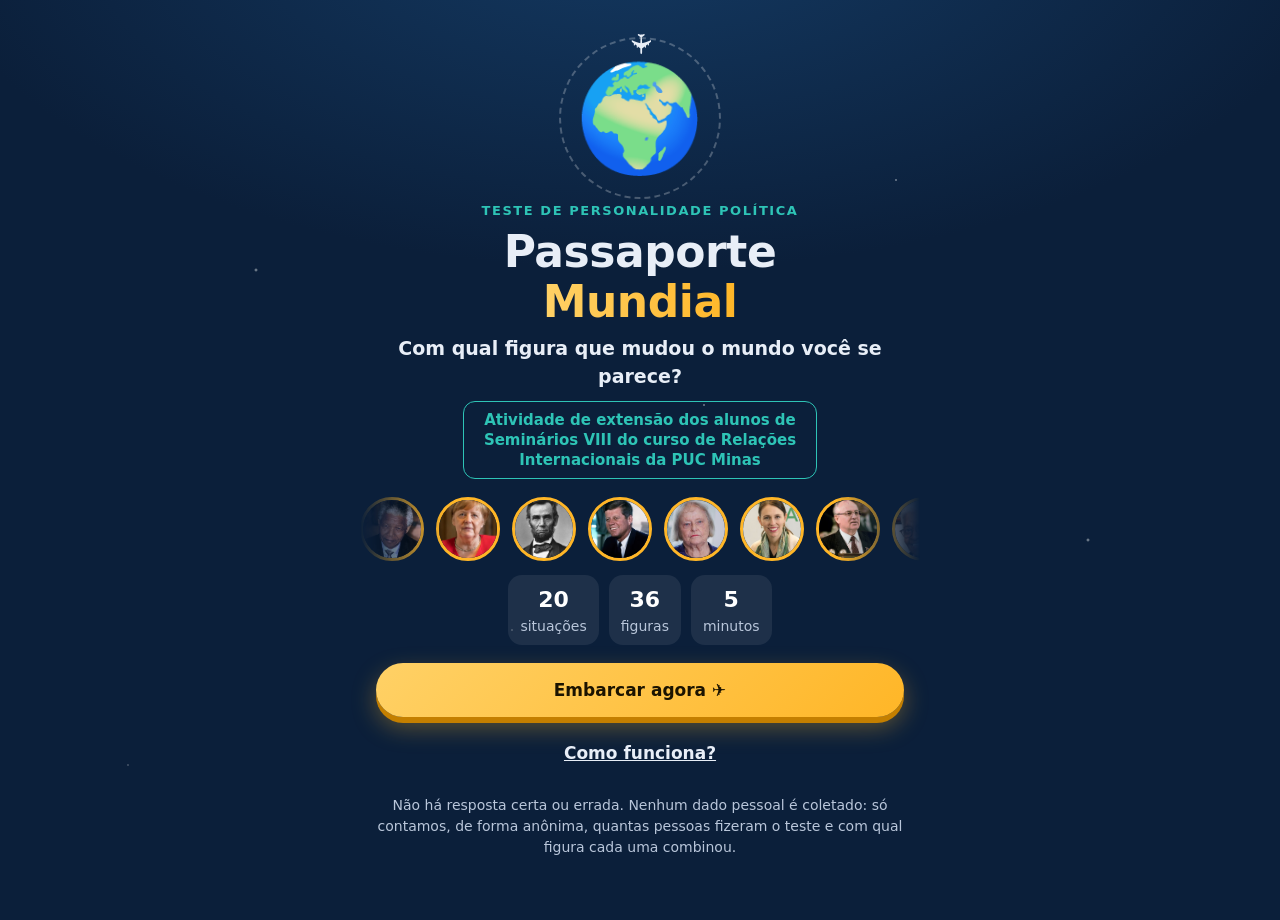
<file: index.html>
<!doctype html>
<html lang="pt-BR">
<head>
<meta charset="utf-8">
<meta name="viewport" content="width=device-width,initial-scale=1">
<meta name="theme-color" content="#0b1f3a">
<meta name="description" content="Com qual figura política mundial você se parece? 20 situações, 36 figuras que mudaram o mundo.">
<meta property="og:title" content="Passaporte Mundial">
<meta property="og:description" content="Com qual figura política mundial você se parece? Faça o teste!">
<link rel="icon" href="data:image/svg+xml,%3Csvg xmlns=%22http://www.w3.org/2000/svg%22 viewBox=%220 0 100 100%22%3E%3Ctext y=%22.9em%22 font-size=%2290%22%3E✈️%3C/text%3E%3C/svg%3E">
<title>Passaporte Mundial</title>
<link rel="stylesheet" href="css/estilo.css">
<link rel="manifest" href="manifest.webmanifest">
</head>
<body>
<div class="ceu" aria-hidden="true"></div>
<main id="app" tabindex="-1">

  <section id="tela-inicio" class="tela">
    <div class="capa">
      <div class="globo" aria-hidden="true">
        <div class="globo-terra">🌍</div>
        <div class="orbita"><span>✈️</span></div>
      </div>
      <p class="pre-titulo">Teste de personalidade política</p>
      <h1>Passaporte<br><span>Mundial</span></h1>
      <p class="sub">Com qual figura que mudou o mundo você se parece?</p>
      <p class="credito">Atividade de extensão dos alunos de Seminários VIII do curso de Relações Internacionais da PUC Minas</p>
      <div class="esteira" aria-hidden="true"><div class="esteira-faixa"></div></div>
      <ul class="fatos">
        <li><strong>20</strong> situações</li>
        <li><strong>36</strong> figuras</li>
        <li><strong>5</strong> minutos</li>
      </ul>
      <button class="btn principal pulsar" data-acao="comecar">Embarcar agora ✈️</button>
      <button class="btn claro" data-acao="continuar" hidden>Continuar de onde parei</button>
      <button class="btn texto" data-acao="como">Como funciona?</button>
      <p class="miudo">Não há resposta certa ou errada. Nenhum dado pessoal é coletado: só contamos, de forma anônima, quantas pessoas fizeram o teste e com qual figura cada uma combinou.</p>
    </div>
  </section>

  <section id="tela-pergunta" class="tela" hidden>
    <div class="rota" role="progressbar" aria-valuemin="1" aria-valuemax="20">
      <div class="rota-linha"><span class="rota-feito"></span><span class="aviao" aria-hidden="true">✈️</span></div>
      <p class="contador"></p>
    </div>
    <div class="cartao-pergunta">
      <p class="tag-tipo"></p>
      <h2 class="enunciado" tabindex="-1"></h2>
      <div class="alternativas" role="list"></div>
    </div>
    <button class="btn texto voltar" data-acao="voltar">← Voltar</button>
    <p class="miudo rodape-credito">Atividade de extensão dos alunos de Seminários VIII do curso de Relações Internacionais da PUC Minas.</p>
  </section>

  <section id="tela-revelando" class="tela" hidden>
    <div class="revelando" role="status" aria-live="polite">
      <div class="roleta" aria-hidden="true"><img alt=""></div>
      <p class="revelando-texto">Carimbando seu passaporte…</p>
      <p class="revelando-nome" aria-hidden="true"></p>
    </div>
  </section>

  <section id="tela-resultado" class="tela" hidden>
    <article class="visto" aria-labelledby="res-nome">
      <div class="visto-faixa"><span>PASSAPORTE MUNDIAL</span><span class="visto-num"></span></div>
      <div class="visto-topo">
        <div class="moldura"><img class="foto" alt=""><p class="carimbo" aria-hidden="true">VISTO<br>APROVADO</p></div>
        <div>
          <p class="kicker">Você se parece com</p>
          <h2 id="res-nome"></h2>
          <p class="titulo"></p>
          <p class="origem"></p>
        </div>
      </div>
      <div class="em-comum"><p class="rotulo">Em comum com você</p><ul class="chips"></ul></div>
      <ul class="qualidades"></ul>
      <p class="historia"></p>
      <blockquote class="frase"><p></p><cite></cite></blockquote>
      <p class="gancho"></p>
      <button class="btn principal" data-acao="ficha">Ver mais sobre essa figura</button>
      <p class="credito"></p>
    </article>

    <div class="rara surgir" hidden></div>

    <section class="bloco surgir comparacao">
      <h3>Você × <span class="nome-fig"></span></h3>
      <p class="miudo">Quanto cada traço se destaca, de 0 a 5. No seu perfil, o traço mais forte vale 5.</p>
      <div class="legenda" aria-hidden="true"><span class="leg voce">Você</span><span class="leg fig">Figura</span></div>
      <div class="barras"></div>
    </section>

    <section class="bloco surgir">
      <h3>🏆 Top 3 mais parecidos</h3>
      <ol class="top3 lista-fig"></ol>
    </section>

    <section class="bloco surgir">
      <h3>🧭 Também combinam com você, por área</h3>
      <ul class="por-categoria lista-fig"></ul>
    </section>

    <section class="bloco surgir compartilhar">
      <h3>📣 Compartilhe seu visto</h3>
      <button class="btn principal" data-acao="imagem">📸 Salvar imagem para stories</button>
      <div class="redes">
        <a class="rede whatsapp" target="_blank" rel="noopener">WhatsApp</a>
        <a class="rede telegram" target="_blank" rel="noopener">Telegram</a>
        <a class="rede x" target="_blank" rel="noopener">X</a>
        <a class="rede facebook" target="_blank" rel="noopener">Facebook</a>
      </div>
      <p class="miudo">Instagram e TikTok: salve a imagem e poste nos stories.</p>
      <button class="btn claro" data-acao="link">🔗 Copiar link do resultado</button>
      <p class="aviso-copia" role="status" aria-live="polite"></p>
    </section>

    <div class="acoes">
      <button class="btn texto" data-acao="como">Como funciona?</button>
      <button class="btn texto" data-acao="refazer">Refazer o teste</button>
    </div>
  </section>

  <section id="tela-como" class="tela" hidden>
    <div class="papel">
      <h2>Como funciona</h2>
      <p>Cada resposta soma pontos em <strong>10 traços</strong>, organizados em três grupos:</p>
      <ul>
        <li><strong>Estilo</strong>: Diálogo, Firmeza, Estratégia e Empatia. É o seu jeito de agir.</li>
        <li><strong>Causa</strong>: Paz, Igualdade e direitos, Liberdade e democracia e Desenvolvimento. É o que mais te move.</li>
        <li><strong>Caminho</strong>: se você prefere mudar aos poucos ou de uma vez, e se acha que quem resolve é mais o governo ou mais a sociedade.</li>
      </ul>
      <p>Cada uma das 36 figuras recebeu uma nota de 0 a 5 em cada traço, com base na história dela. No fim, o teste compara o formato do seu perfil (os traços que mais se destacam em você) com o de cada figura e calcula a porcentagem de parecença.</p>
      <p>O grupo "Caminho" pesa só 20% no resultado, porque o mais importante é o seu estilo e as suas causas.</p>
      <p><strong>Todas as figuras são pessoas que defenderam a democracia e a paz, cada uma do seu jeito.</strong> Não existe resultado melhor ou pior.</p>
      <p class="miudo">O teste é uma atividade educativa, não um diagnóstico. Suas respostas não saem do seu celular. O site só conta, de forma anônima e sem cookies, quantas visitas teve e qual figura saiu no resultado (sem nome, sem e-mail, sem respostas).</p>
      <p class="miudo">Atividade de extensão dos alunos de Seminários VIII do curso de Relações Internacionais da PUC Minas.</p>
      <button class="btn principal" data-acao="fechar-como">Voltar</button>
    </div>
  </section>

  <section id="tela-carregando" class="tela"><p class="carregando">Preparando a viagem…</p></section>
</main>

<canvas id="confete" aria-hidden="true"></canvas>

<dialog id="ficha" aria-labelledby="ficha-nome">
  <div class="ficha-conteudo">
    <button class="fechar" data-acao="fechar-ficha" aria-label="Fechar">×</button>
    <div class="ficha-topo">
      <img class="foto" alt="">
      <div>
        <h2 id="ficha-nome"></h2>
        <p class="titulo"></p>
        <p class="origem"></p>
      </div>
    </div>
    <h3>👤 Quem foi</h3><p class="f-bio"></p>
    <h3>🕰️ Contexto histórico</h3><p class="f-contexto"></p>
    <h3>🌍 O que fez no mundo</h3><p class="f-oquefez"></p>
    <h3>💡 Curiosidades</h3><ul class="f-curiosidades"></ul>
    <h3>🧭 Por que importa para RI</h3><p class="f-ri"></p>
    <p class="credito"></p>
    <button class="btn principal" data-acao="fechar-ficha">Fechar</button>
  </div>
</dialog>

<script type="module" src="js/app.js"></script>
</body>
</html>
</file>
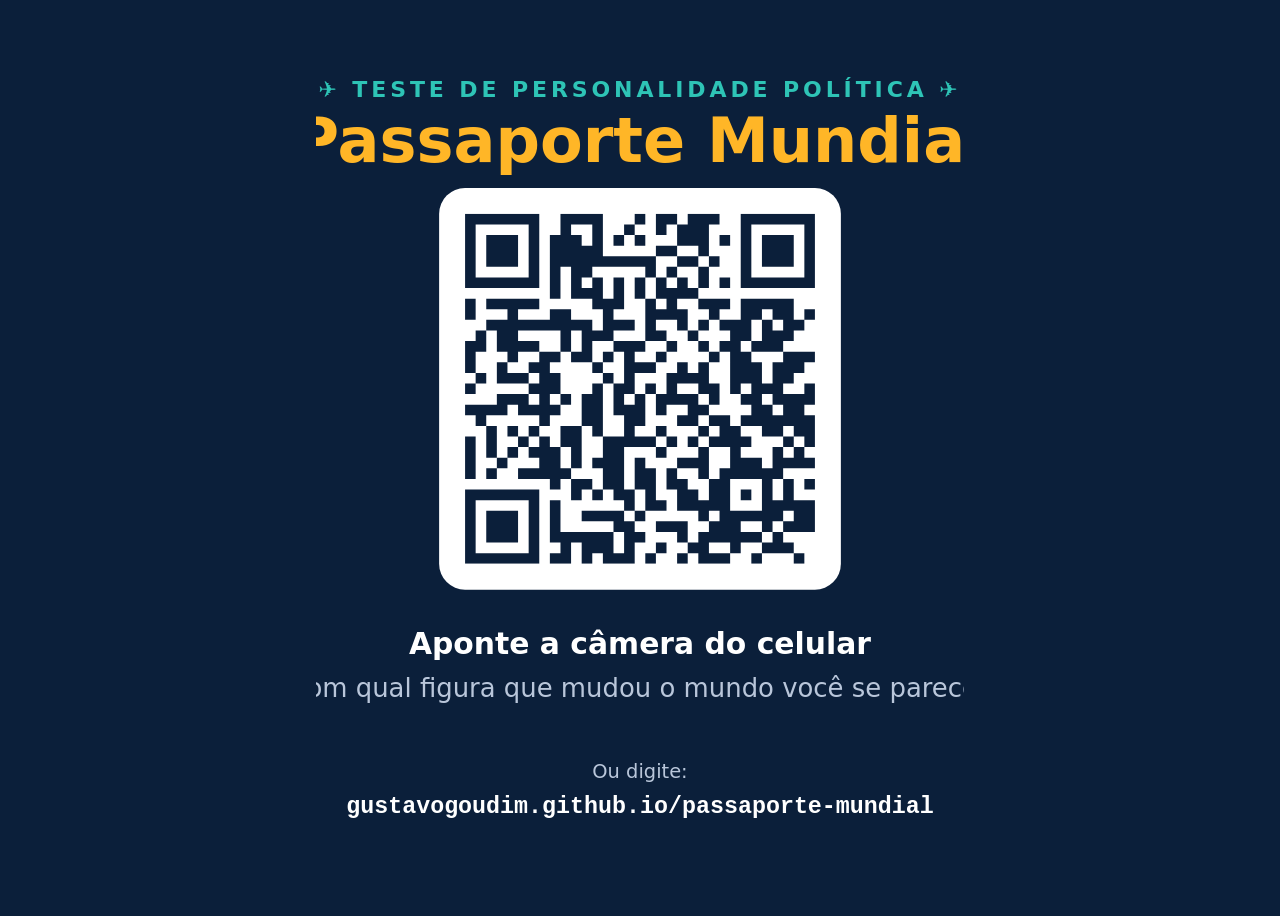
<file: qrcode.html>
<!doctype html><html lang="pt-BR"><head><meta charset="utf-8"><title>QR Passaporte Mundial</title>
<style>@page{size:A4 portrait;margin:0}body{margin:0;display:grid;place-items:center;min-height:100vh;background:#0b1f3a}svg{width:min(100vw,72vh);height:auto}</style></head><body>
<svg xmlns="http://www.w3.org/2000/svg" viewBox="0 0 1000 1414" role="img" aria-label="QR code para https://gustavogoudim.github.io/passaporte-mundial/">
<rect width="1000" height="1414" fill="#0b1f3a"/>
<text x="500" y="150" text-anchor="middle" font-family="system-ui,sans-serif" font-size="34" font-weight="800" fill="#2ec4b6" letter-spacing="6">✈ TESTE DE PERSONALIDADE POLÍTICA ✈</text>
<text x="500" y="250" text-anchor="middle" font-family="system-ui,sans-serif" font-size="96" font-weight="900" fill="#ffb627">Passaporte Mundial</text>
<rect x="190" y="290" width="620" height="620" rx="40" fill="#ffffff"/>
<svg x="230" y="330" width="540" height="540" viewBox="0 0 33 33"><path fill="#ffffff" d="M0 0h33v33H0z"/><path stroke="#0b1f3a" d="M0 0.5h7m2 0h4m3 0h1m1 0h2m1 0h3m2 0h7M0 1.5h1m5 0h1m2 0h1m2 0h1m2 0h1m2 0h1m1 0h3m3 0h1m5 0h1M0 2.5h1m1 0h3m1 0h1m1 0h3m1 0h1m1 0h1m1 0h1m3 0h3m1 0h1m1 0h1m1 0h3m1 0h1M0 3.5h1m1 0h3m1 0h1m1 0h5m5 0h2m2 0h1m3 0h1m1 0h3m1 0h1M0 4.5h1m1 0h3m1 0h1m1 0h10m2 0h2m1 0h1m2 0h1m1 0h3m1 0h1M0 5.5h1m5 0h1m1 0h1m1 0h2m5 0h1m1 0h1m2 0h1m3 0h1m5 0h1M0 6.5h7m1 0h1m1 0h1m1 0h1m1 0h1m1 0h1m1 0h1m1 0h1m1 0h1m1 0h1m1 0h7M8 7.5h1m1 0h3m1 0h1m1 0h1m1 0h4M0 8.5h1m1 0h5m5 0h3m2 0h1m1 0h1m2 0h3m1 0h5M0 9.5h1m3 0h1m3 0h2m3 0h1m3 0h4m2 0h1m2 0h2m1 0h2m1 0h1M2 10.5h10m1 0h3m1 0h1m2 0h1m1 0h1m1 0h3m1 0h1m1 0h2M1 11.5h1m1 0h2m4 0h1m1 0h3m3 0h2m2 0h1m3 0h2m1 0h3M0 12.5h2m1 0h4m2 0h1m1 0h1m2 0h3m2 0h1m2 0h1m1 0h2m1 0h3M0 13.5h1m3 0h1m2 0h2m1 0h2m1 0h1m1 0h1m2 0h1m4 0h1m1 0h2m3 0h3M0 14.5h1m2 0h1m2 0h2m4 0h1m2 0h3m2 0h1m1 0h1m2 0h3m1 0h3M1 15.5h1m1 0h3m1 0h2m4 0h1m1 0h1m3 0h4m2 0h3m1 0h2M0 16.5h1m5 0h3m3 0h1m1 0h2m1 0h1m1 0h1m2 0h2m1 0h1m1 0h3m2 0h1M3 17.5h3m1 0h1m1 0h1m1 0h2m1 0h1m1 0h1m1 0h4m1 0h1m2 0h2m1 0h4M0 18.5h4m1 0h4m2 0h2m1 0h3m1 0h1m2 0h2m4 0h2m1 0h2M1 19.5h1m5 0h1m3 0h2m2 0h2m3 0h2m1 0h2m1 0h7M2 20.5h1m1 0h1m1 0h1m2 0h2m1 0h1m2 0h1m2 0h1m3 0h1m1 0h2m2 0h2m1 0h2M0 21.5h1m1 0h1m2 0h1m1 0h1m1 0h2m2 0h5m1 0h1m1 0h1m1 0h4m3 0h1m1 0h1M0 22.5h1m1 0h1m1 0h1m1 0h3m1 0h1m2 0h2m3 0h1m3 0h1m2 0h1m3 0h1m1 0h1M0 23.5h1m2 0h1m3 0h2m1 0h1m1 0h3m1 0h1m3 0h3m2 0h3m1 0h4M0 24.5h1m1 0h1m2 0h5m3 0h2m1 0h2m1 0h1m2 0h1m1 0h6M8 25.5h1m1 0h2m1 0h2m1 0h2m1 0h2m2 0h2m3 0h1m1 0h1m1 0h1M0 26.5h7m3 0h1m1 0h1m1 0h2m1 0h1m2 0h2m1 0h2m1 0h1m1 0h1m1 0h1M0 27.5h1m5 0h1m1 0h1m6 0h1m1 0h2m1 0h5m3 0h5M0 28.5h1m1 0h3m1 0h1m1 0h1m2 0h4m1 0h1m5 0h1m1 0h6m1 0h2M0 29.5h1m1 0h3m1 0h1m1 0h1m5 0h2m2 0h3m2 0h3m2 0h1m1 0h3M0 30.5h1m1 0h3m1 0h1m1 0h6m1 0h2m3 0h1m1 0h6m1 0h1M0 31.5h1m5 0h1m2 0h1m1 0h3m1 0h1m2 0h1m2 0h2m2 0h1m2 0h3M0 32.5h7m1 0h2m1 0h1m1 0h3m1 0h1m2 0h1m1 0h3m2 0h1m3 0h1"/></svg>

<text x="500" y="1010" text-anchor="middle" font-family="system-ui,sans-serif" font-size="46" font-weight="700" fill="#ffffff">Aponte a câmera do celular</text>
<text x="500" y="1075" text-anchor="middle" font-family="system-ui,sans-serif" font-size="40" fill="#b9c6da">Com qual figura que mudou o mundo você se parece?</text>
<text x="500" y="1200" text-anchor="middle" font-family="system-ui,sans-serif" font-size="30" fill="#b9c6da">Ou digite:</text>
<text x="500" y="1255" text-anchor="middle" font-family="ui-monospace,monospace" font-size="36" font-weight="700" fill="#ffffff">gustavogoudim.github.io/passaporte-mundial</text>
</svg></body></html>
</file>
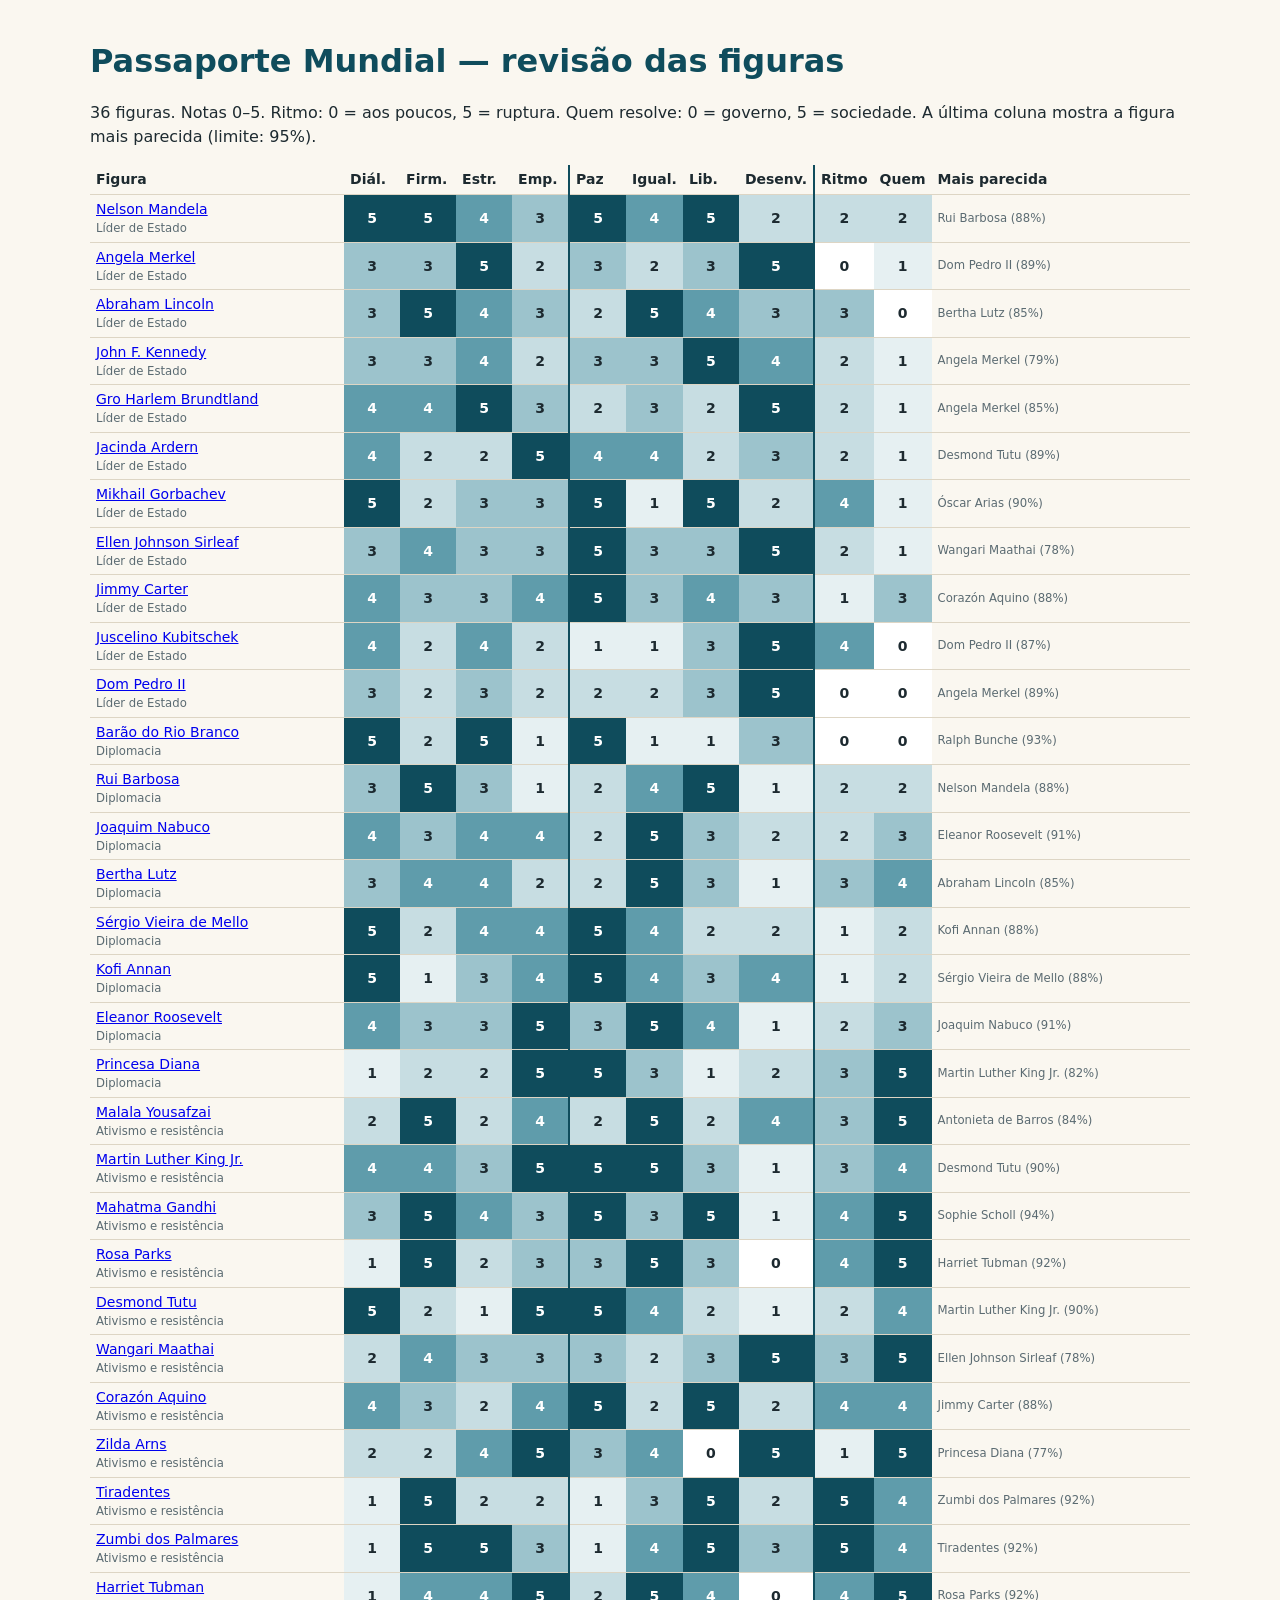
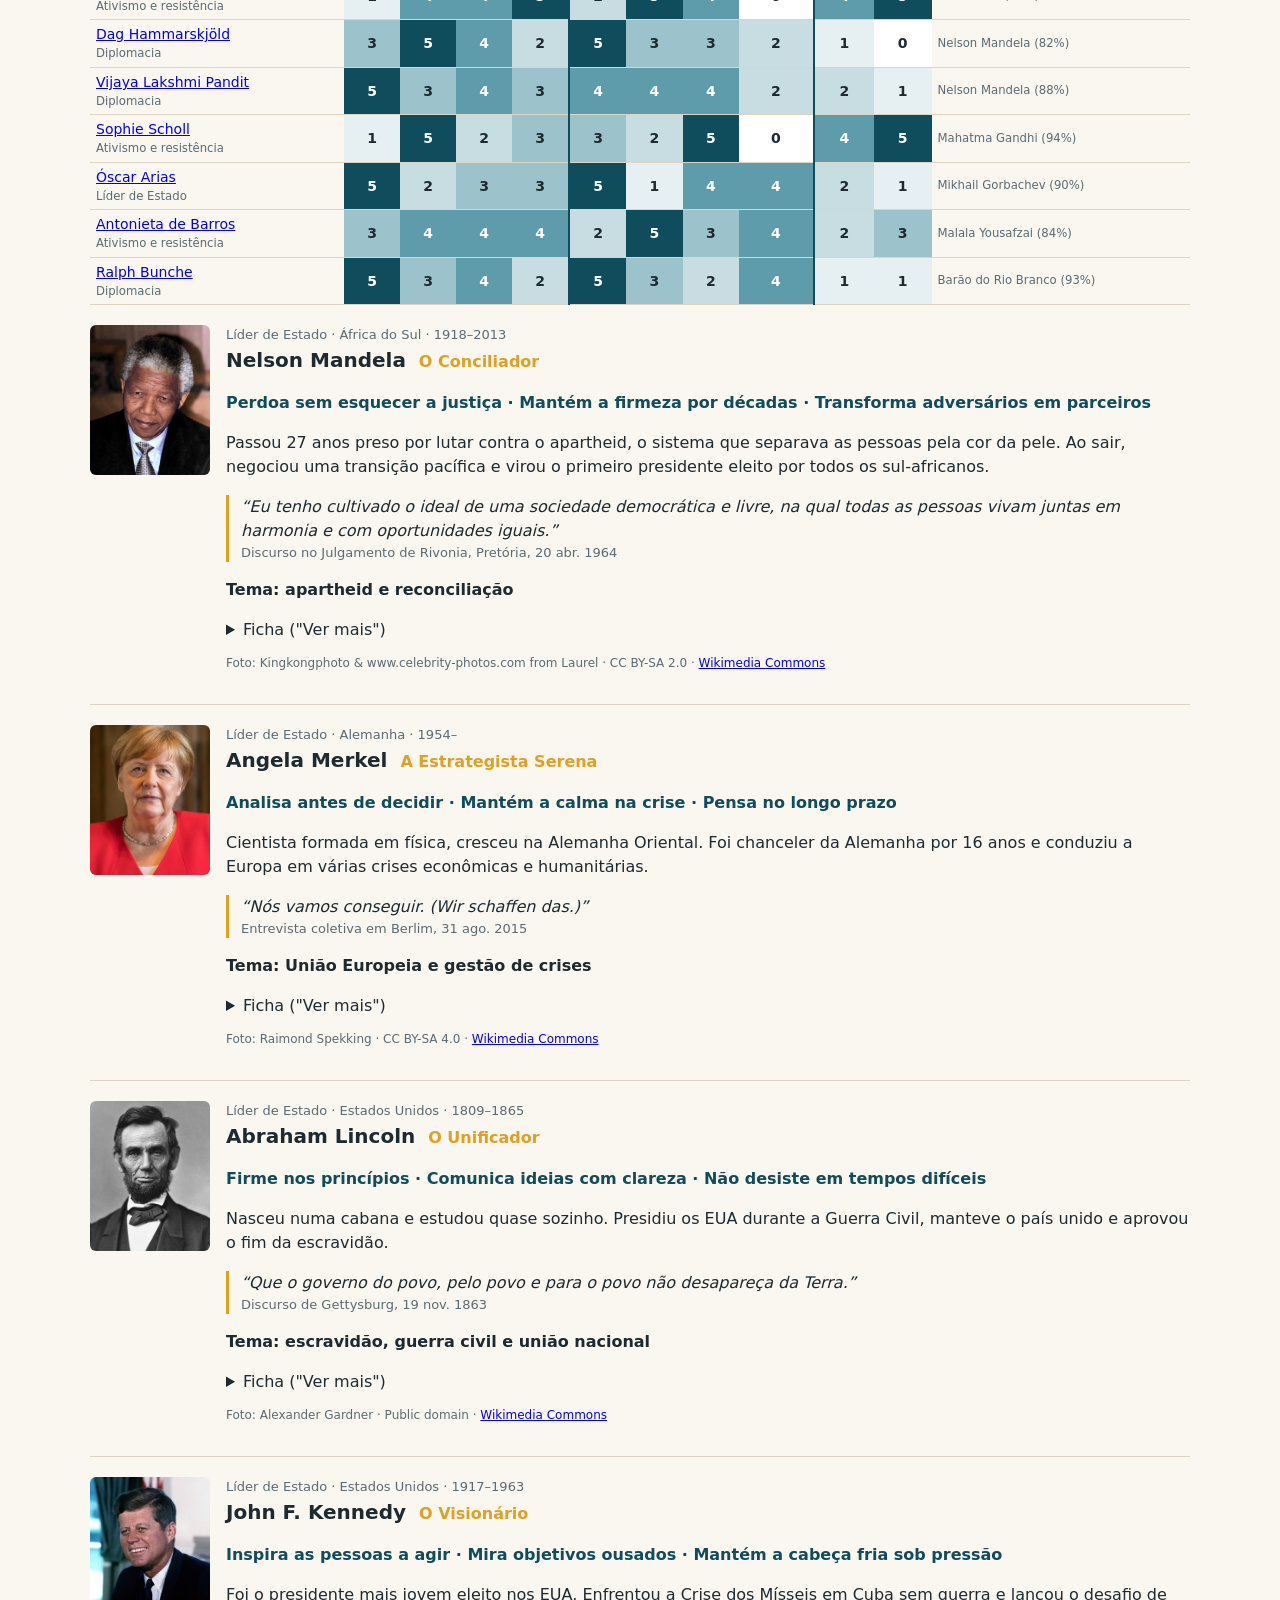
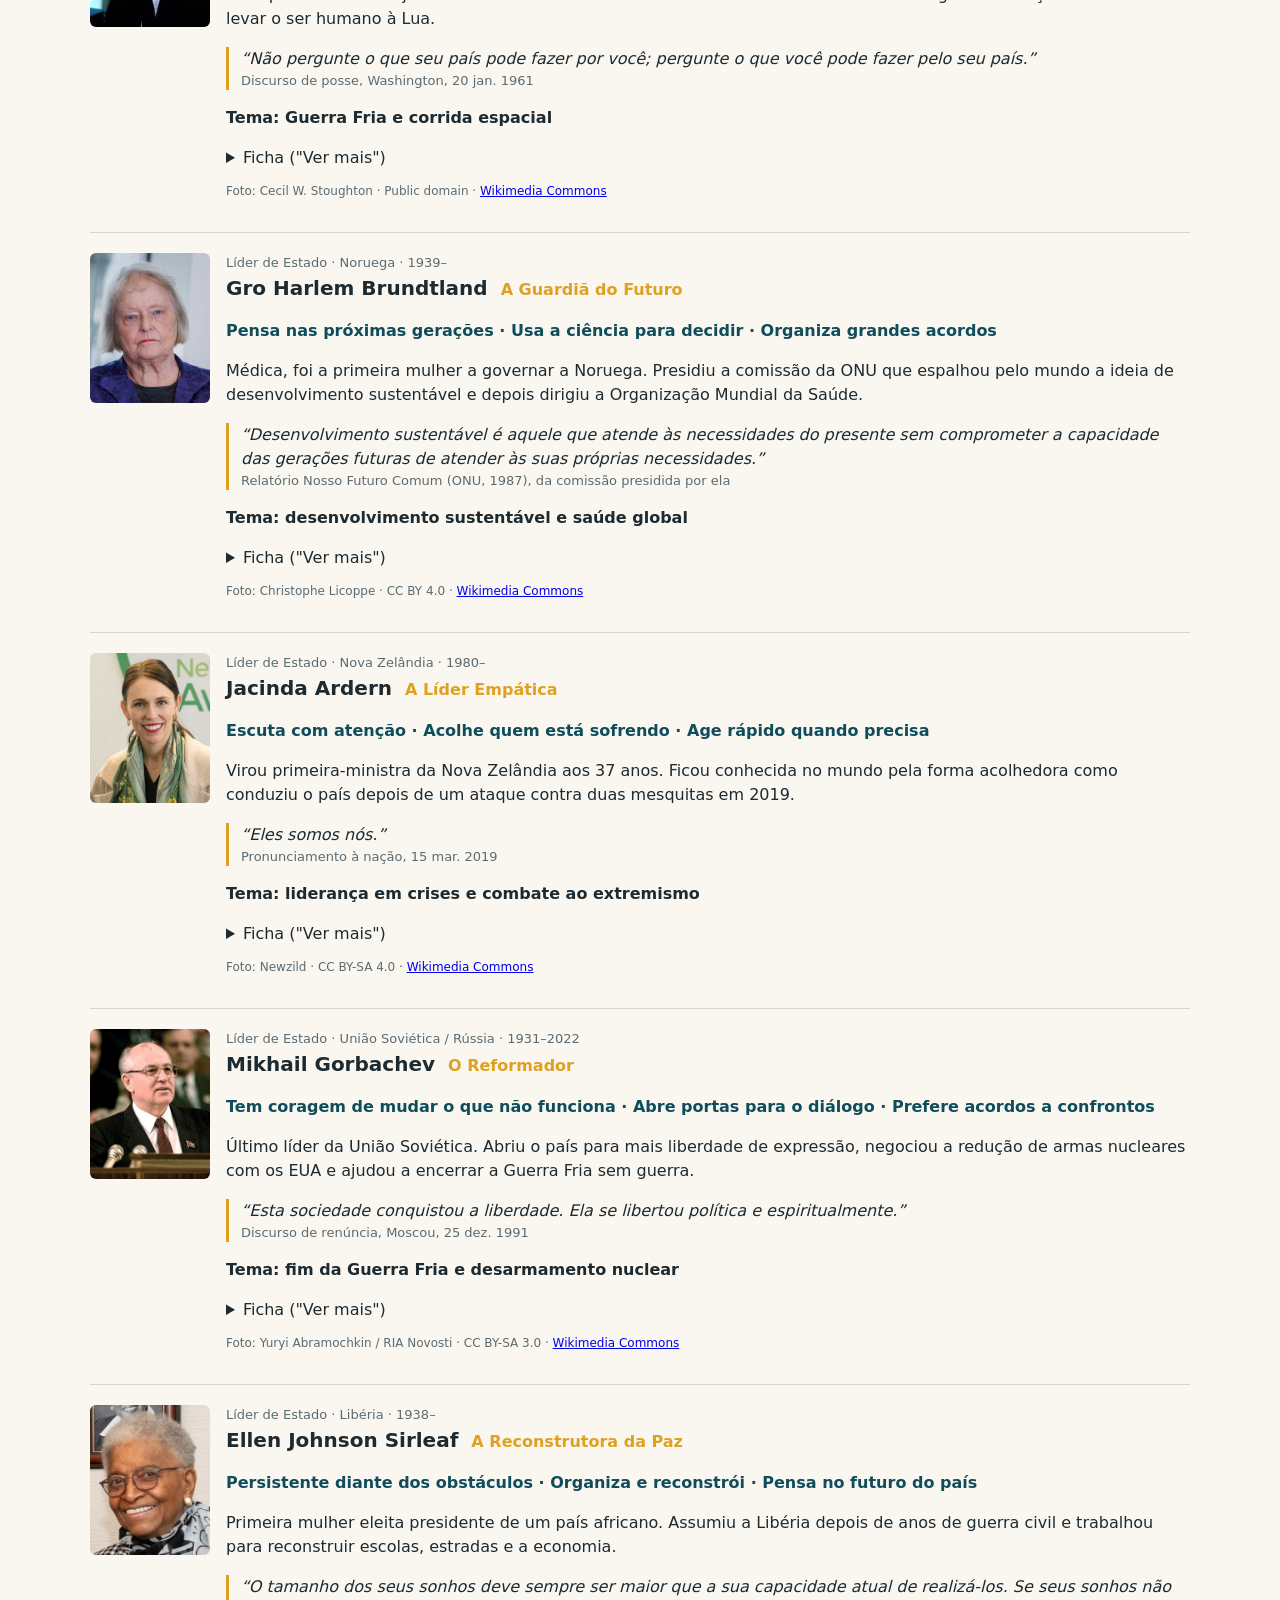
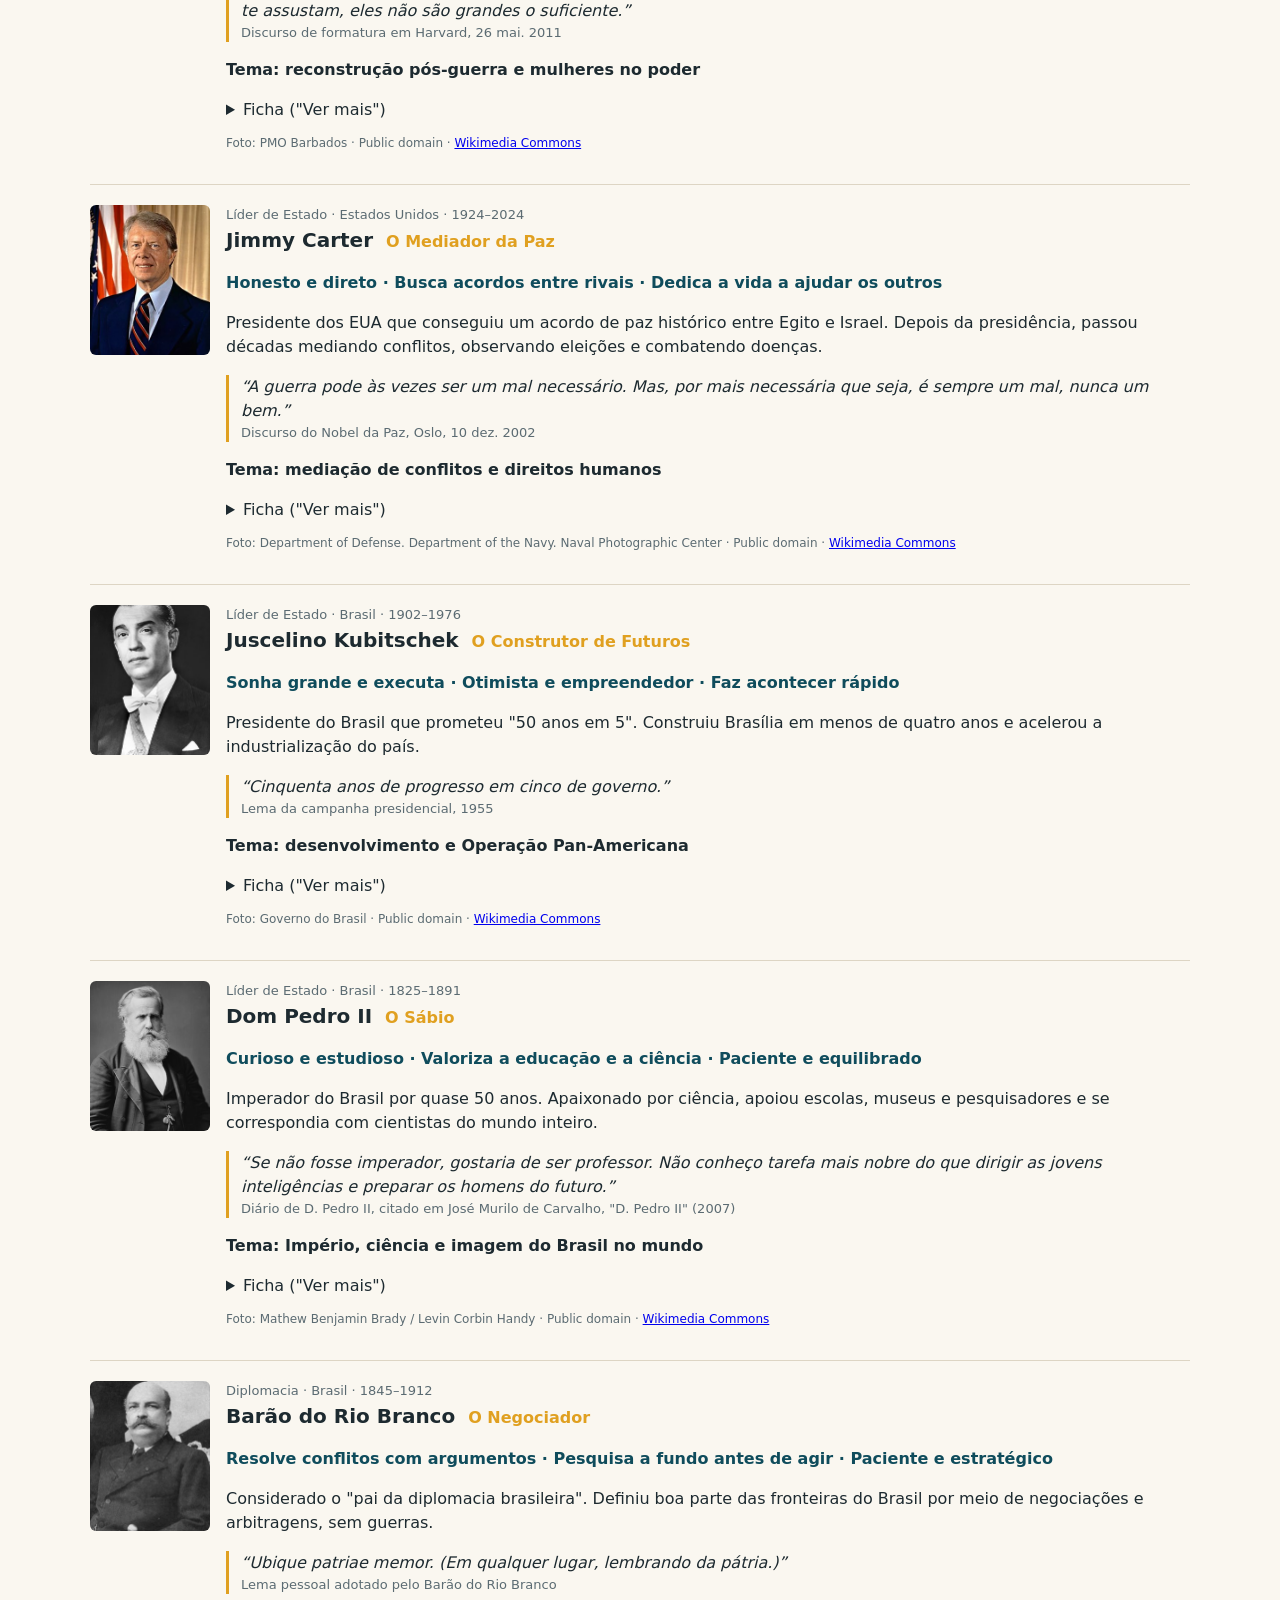
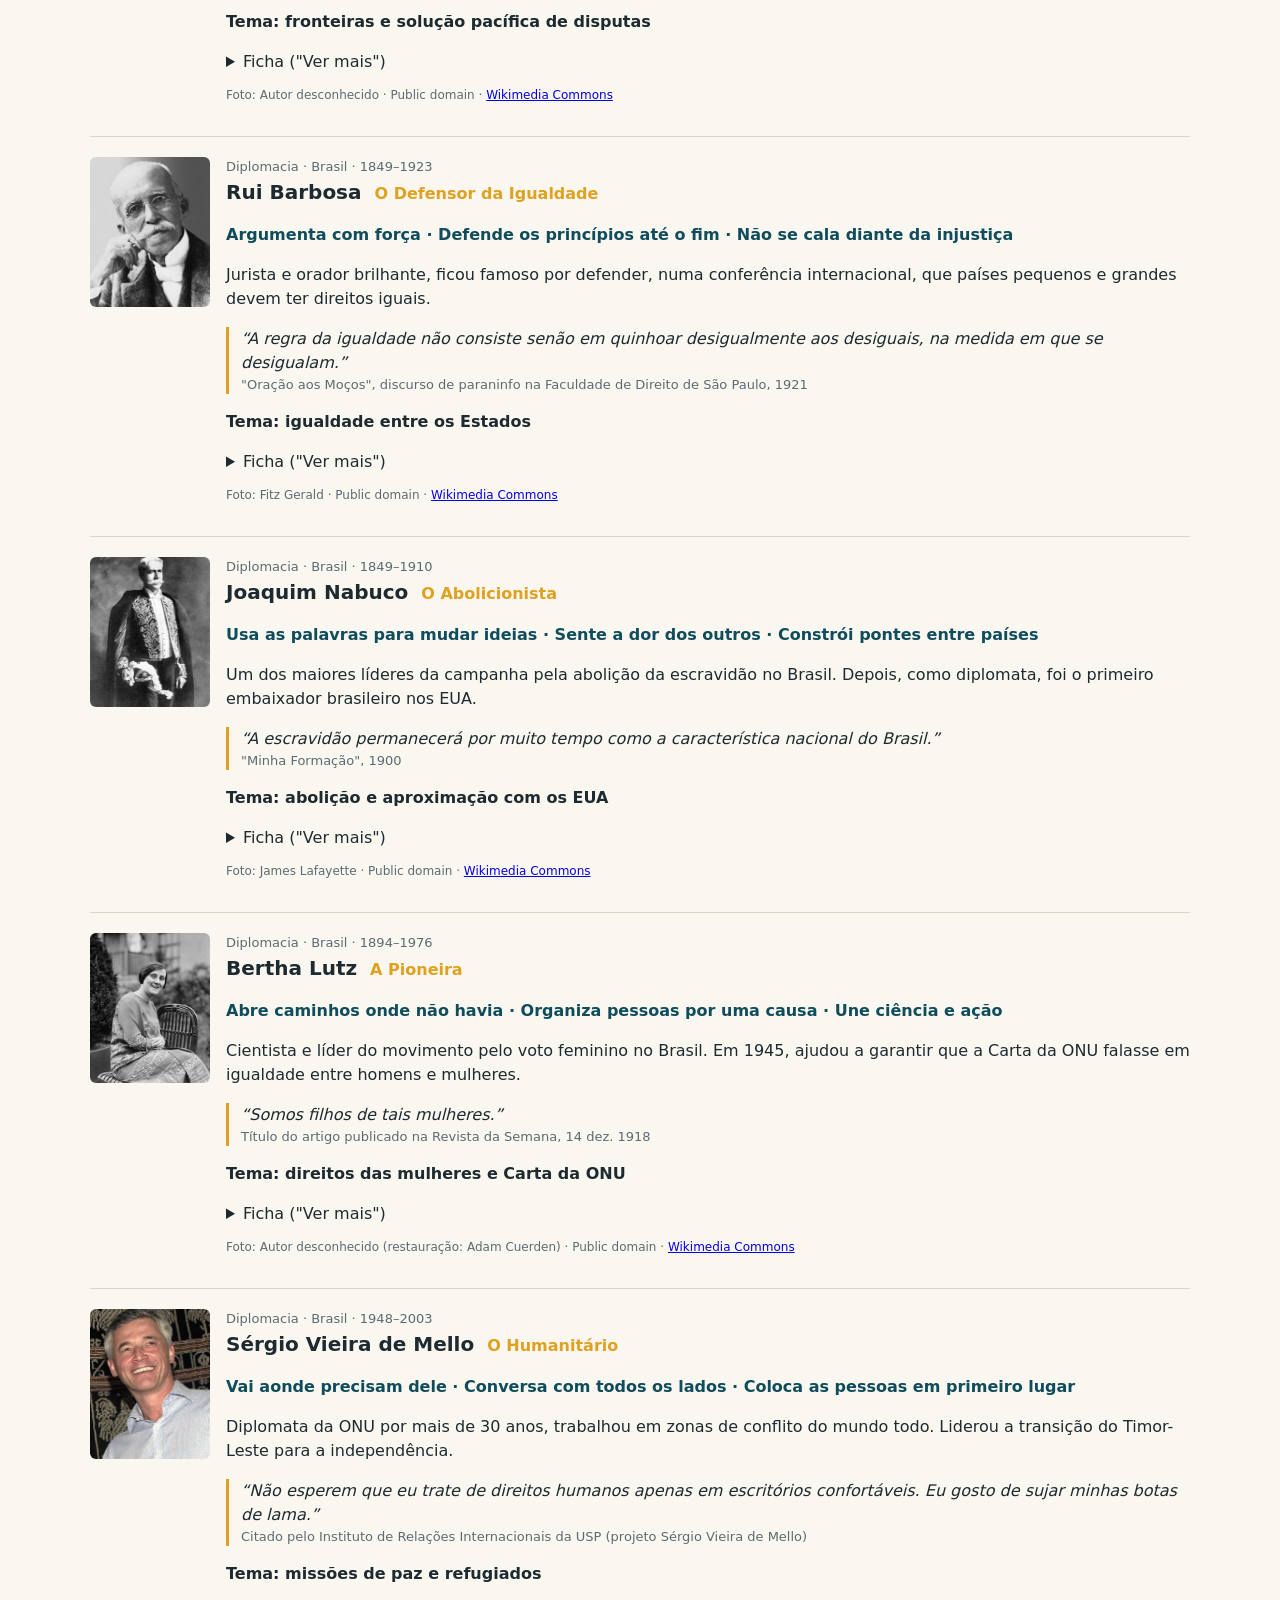
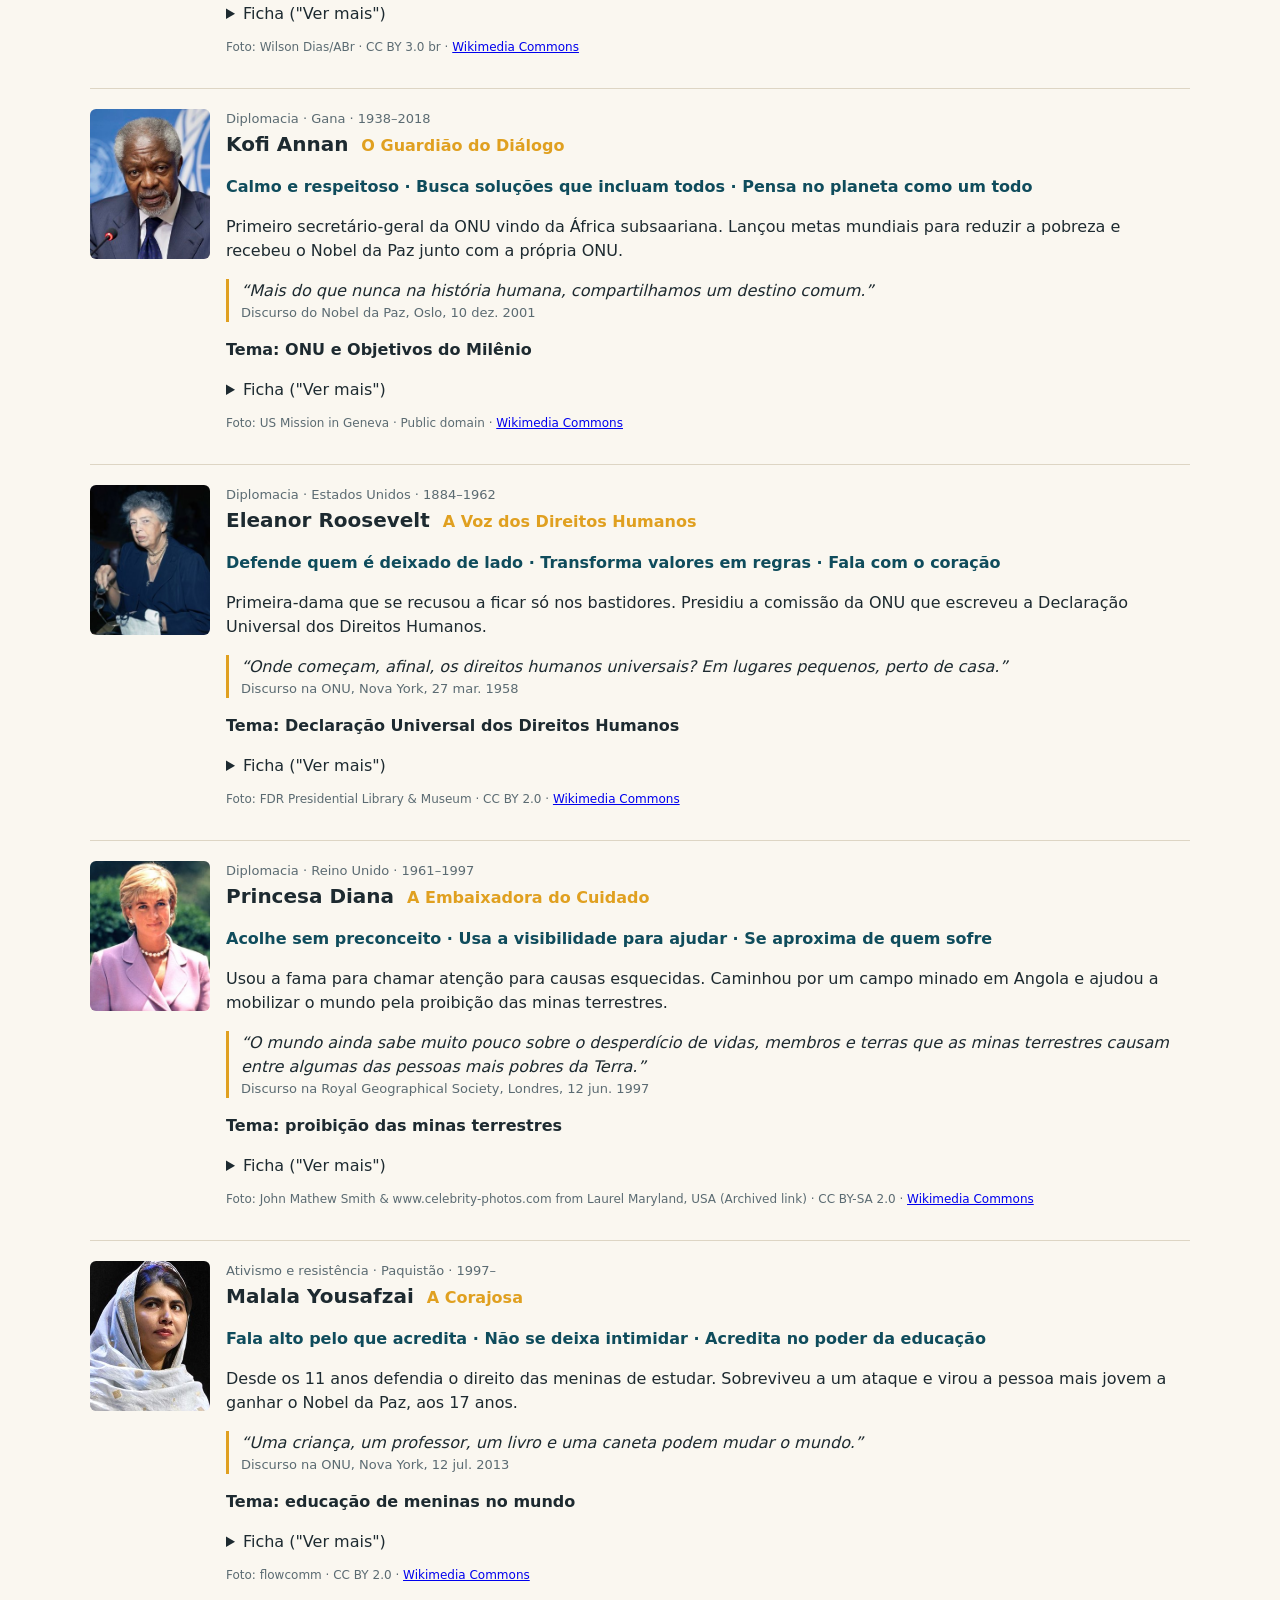
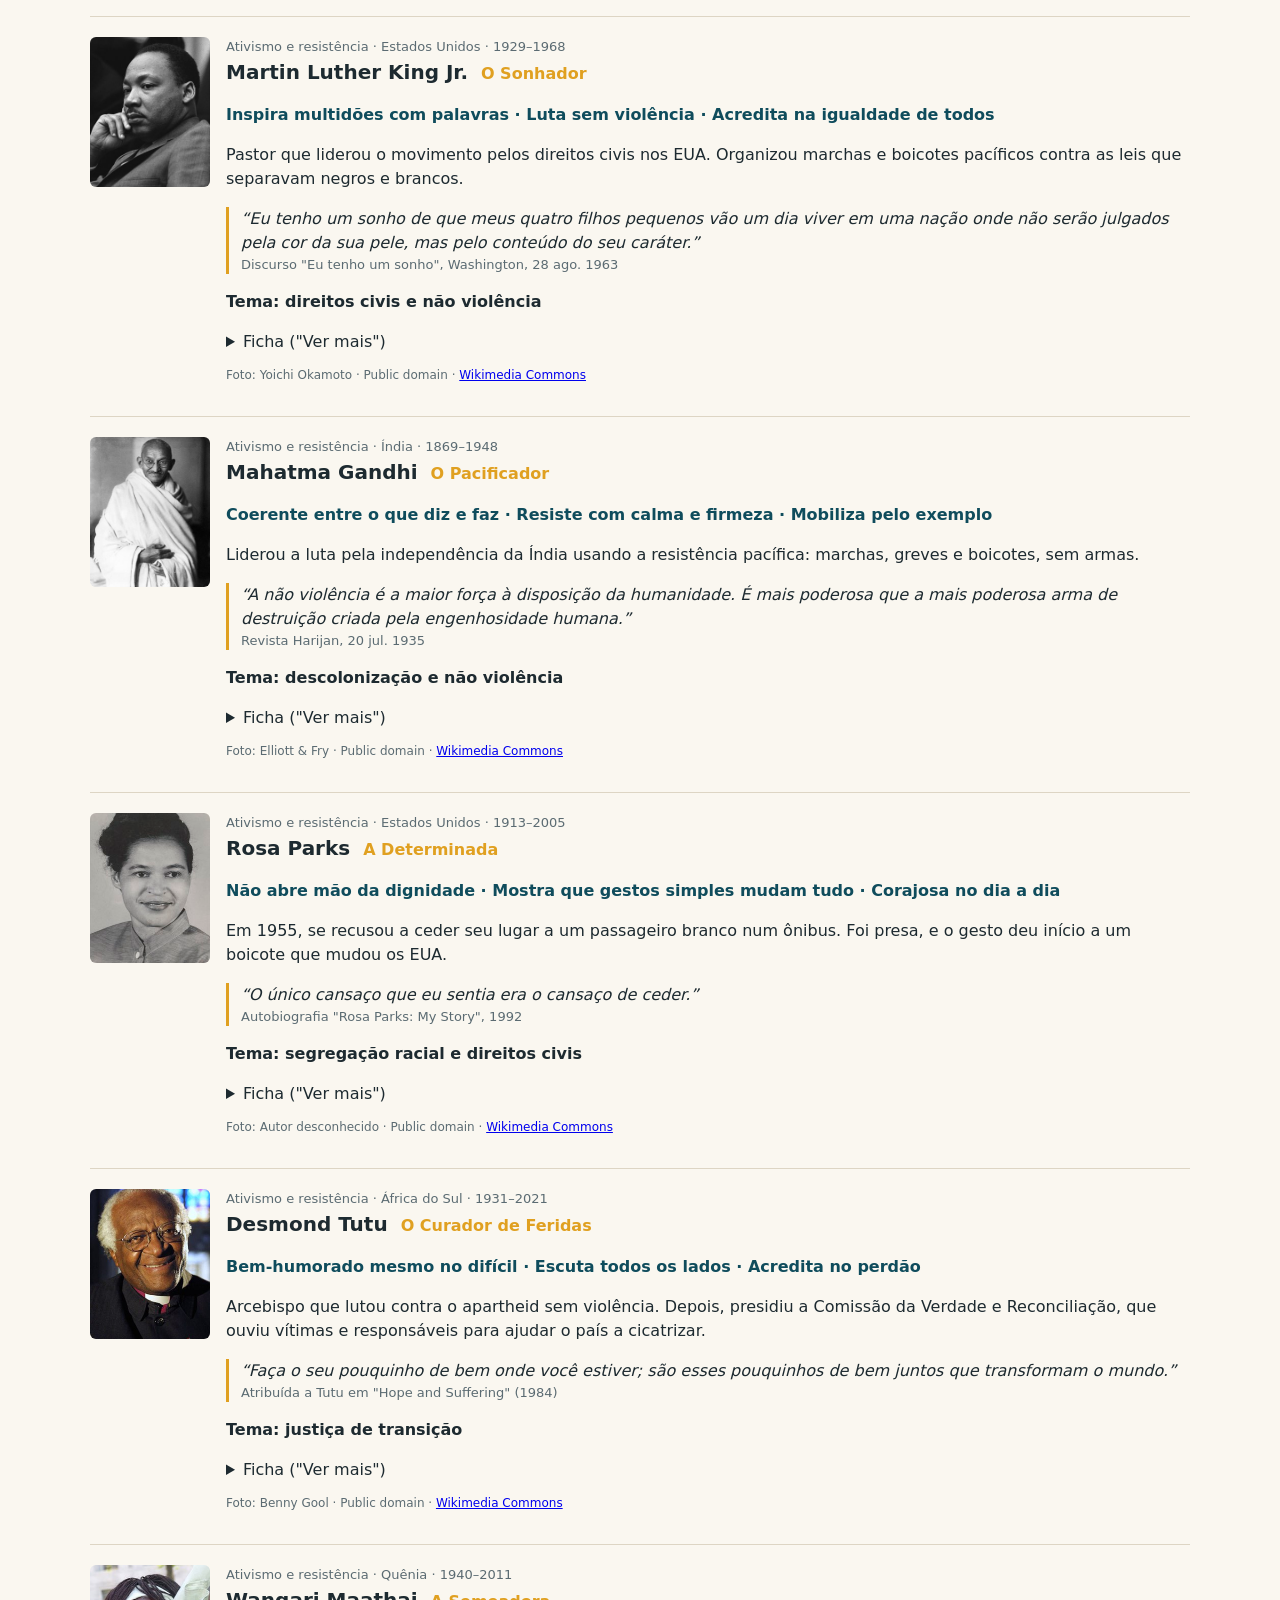
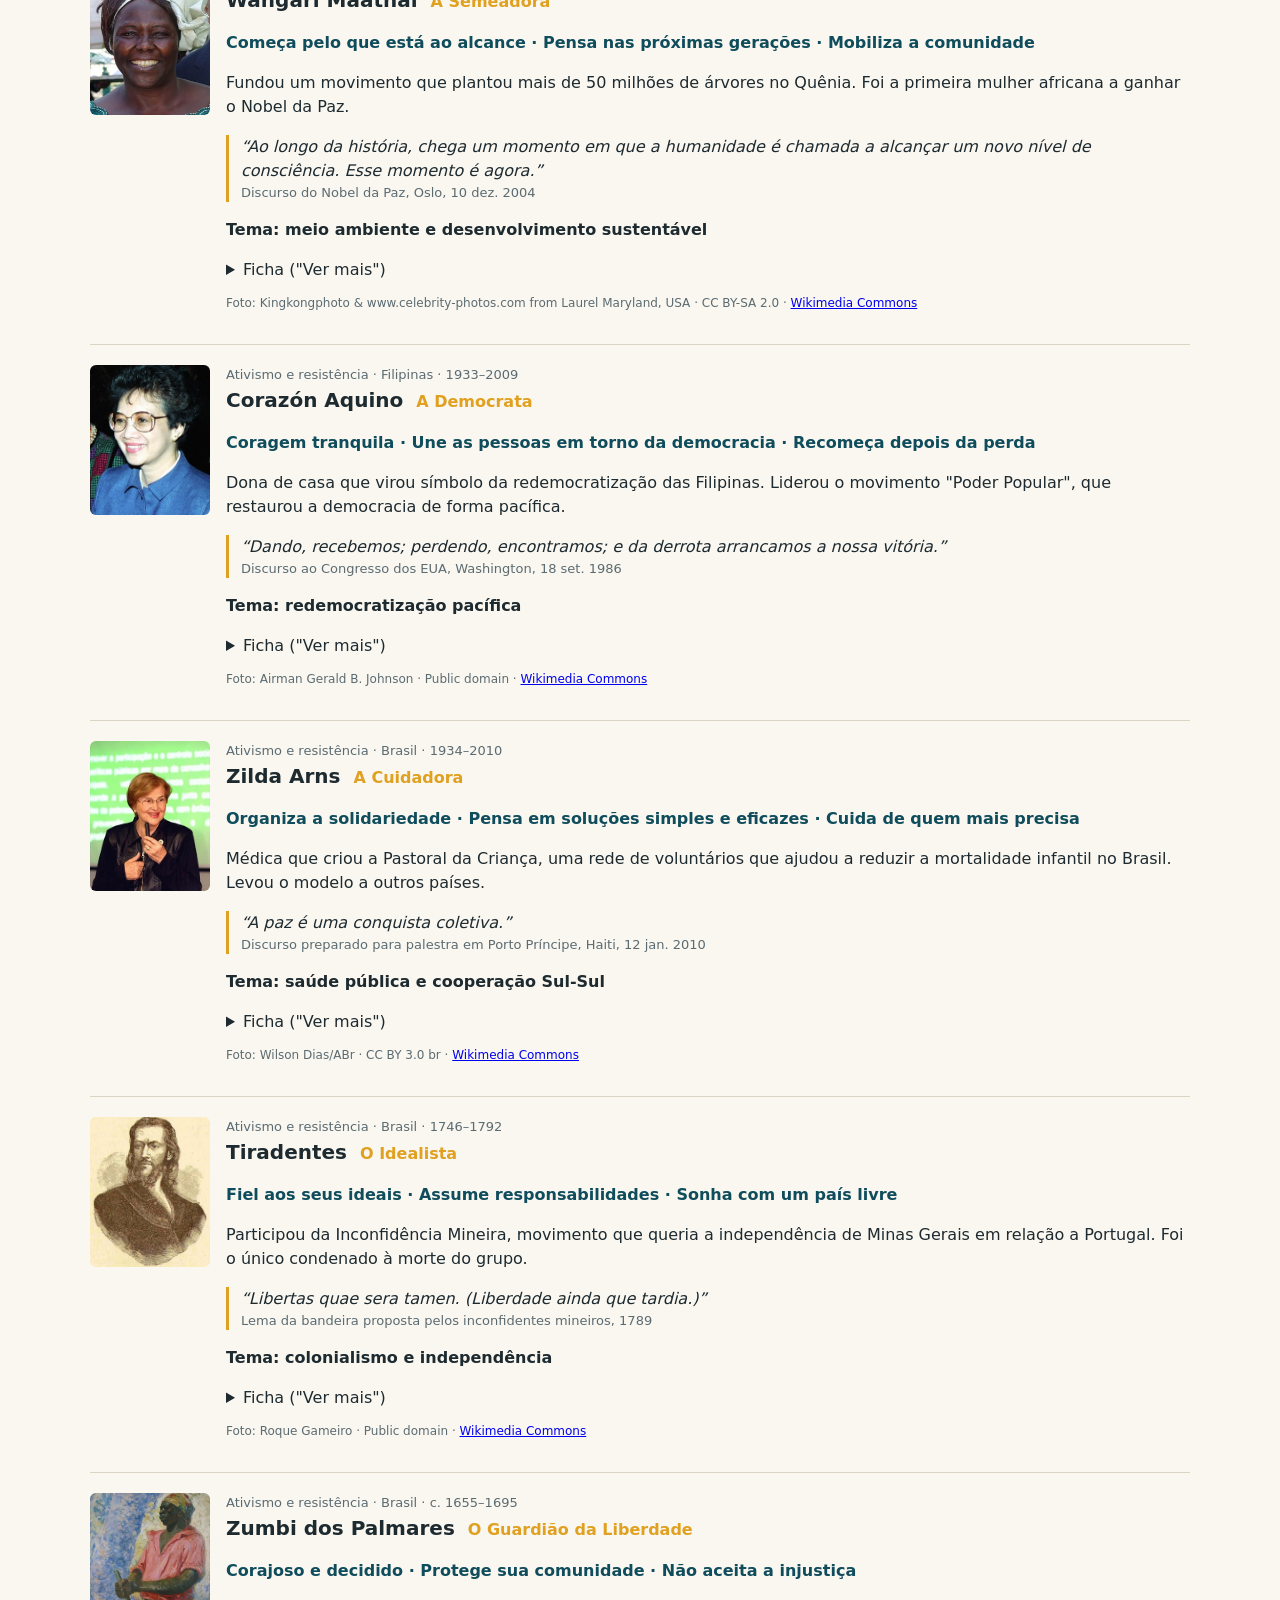
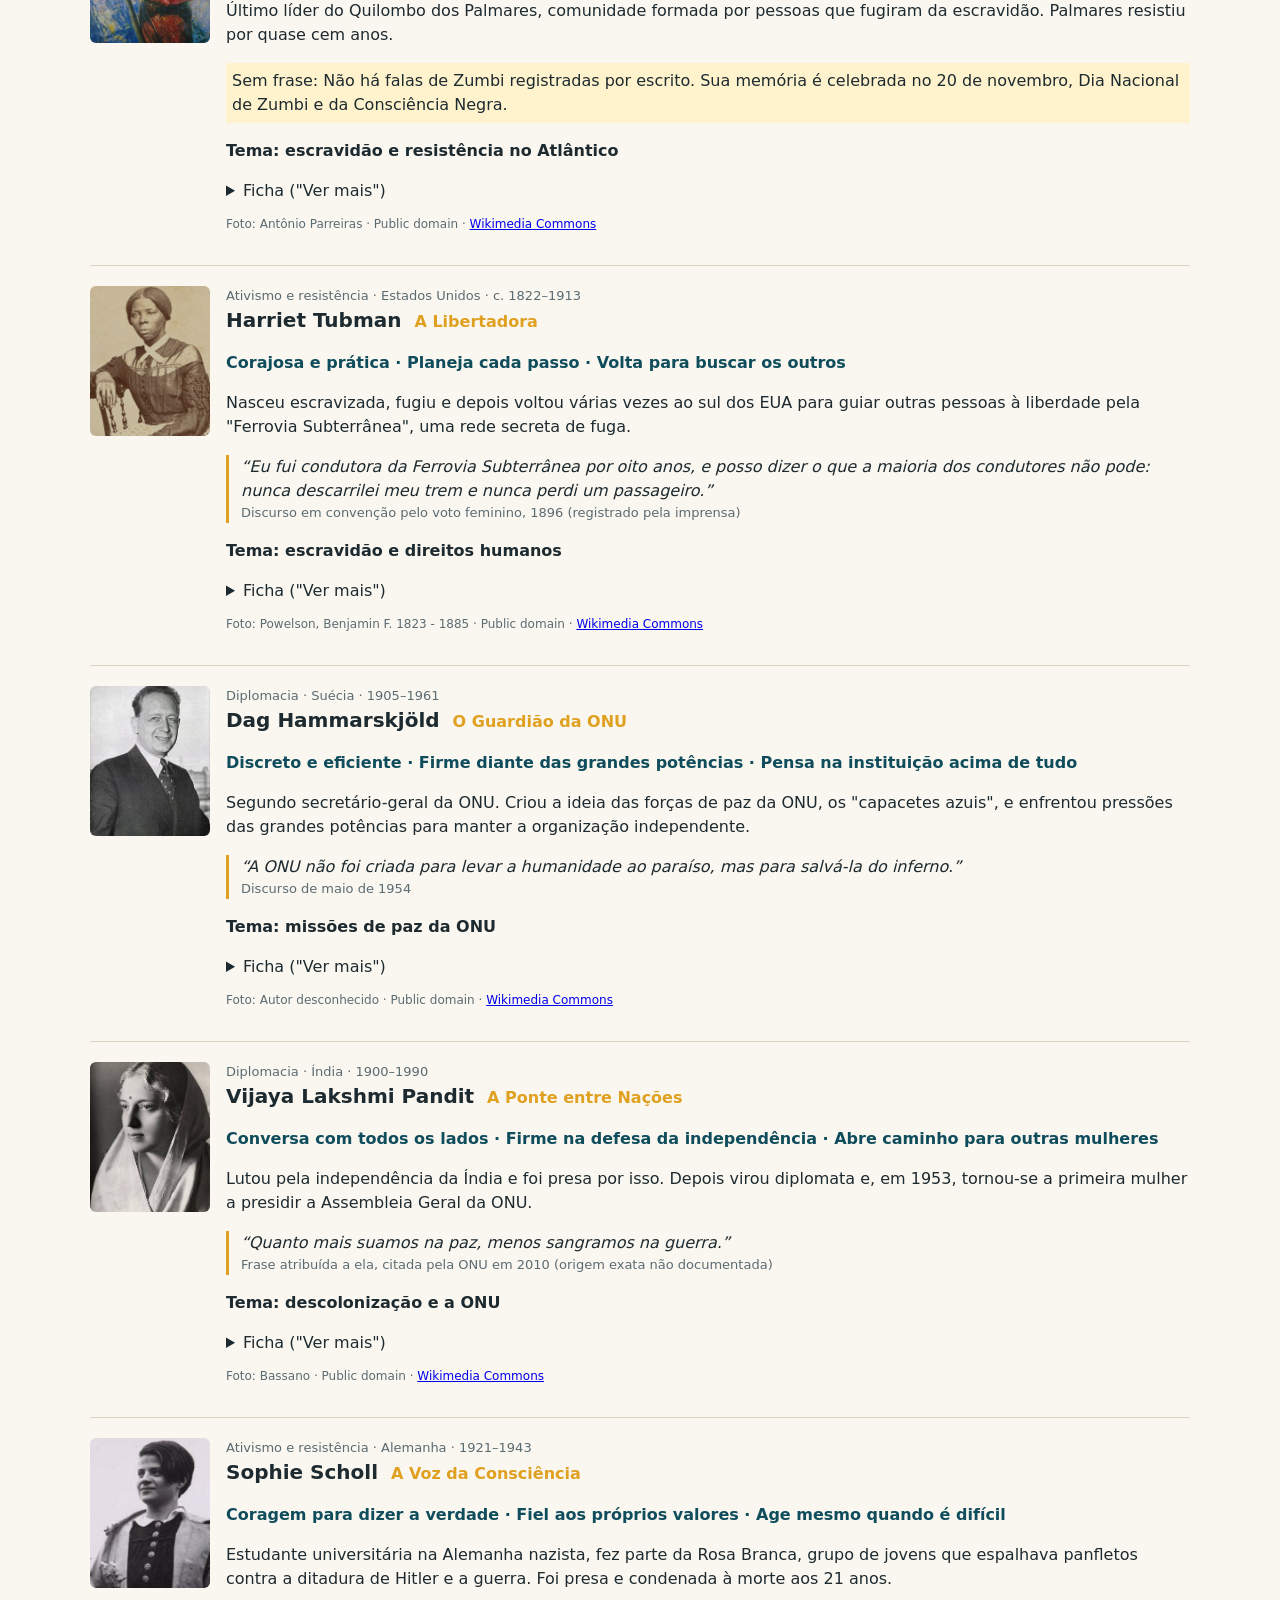
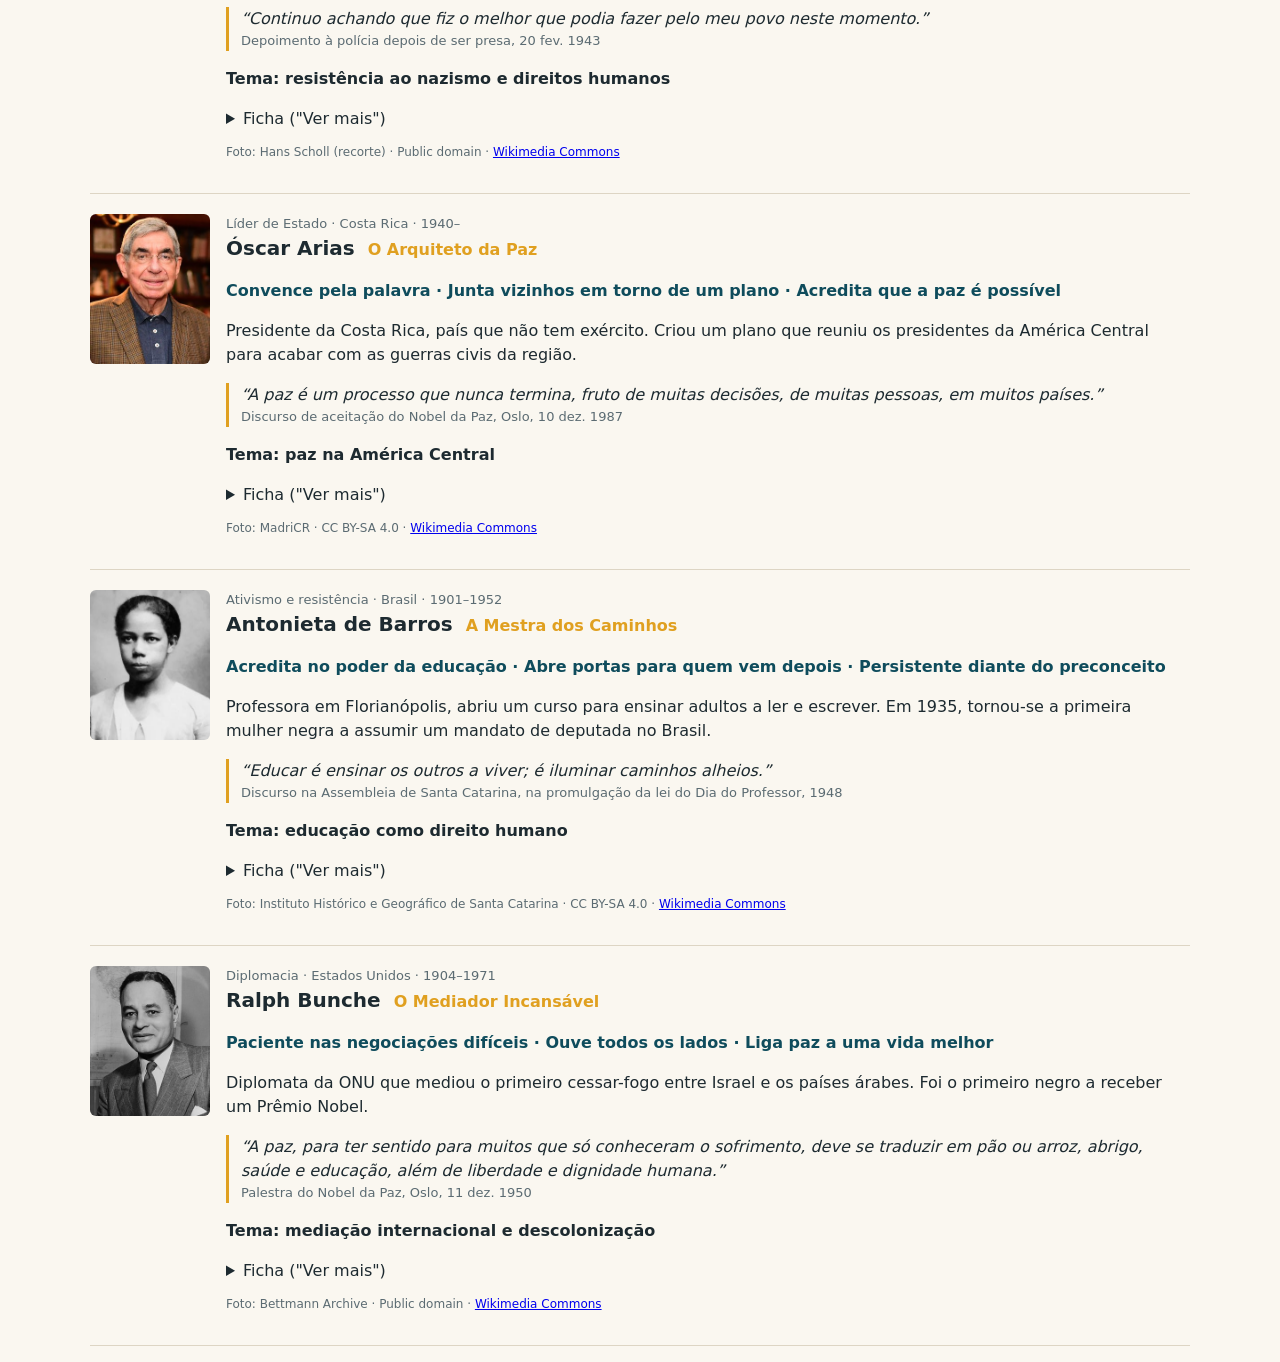
<file: revisao.html>
<!doctype html><html lang="pt-BR"><head><meta charset="utf-8"><meta name="viewport" content="width=device-width,initial-scale=1">
<title>Revisão das figuras</title><style>
:root{--fundo:#faf7f0;--texto:#1d2a30;--suave:#5b6b72;--petroleo:#0f4c5c;--ambar:#e0a020;--borda:#ddd5c4}
body{margin:0;background:var(--fundo);color:var(--texto);font:16px/1.5 system-ui,sans-serif}
main{max-width:1100px;margin:auto;padding:16px}h1{color:var(--petroleo);margin-bottom:0}
.tabela{overflow-x:auto}table{border-collapse:collapse;font-size:14px;width:100%}
th,td{padding:4px 6px;border-bottom:1px solid var(--borda);text-align:left}th{position:sticky;top:0;background:var(--fundo)}
td small{display:block;color:var(--suave)}.n{text-align:center;font-weight:600;width:44px}.sep{border-left:2px solid var(--petroleo)}
.n0{background:#fff}.n1{background:#e6f0f2}.n2{background:#c7dde2}.n3{background:#9cc3cc}.n4{background:#5f9cab;color:#fff}.n5{background:#0f4c5c;color:#fff}
article{display:grid;grid-template-columns:120px 1fr;gap:16px;padding:20px 0;border-bottom:1px solid var(--borda)}
article img{width:120px;height:150px;object-fit:cover;border-radius:6px;background:#ccc}
h2{margin:0;font-size:20px}h2 span{color:var(--ambar);font-size:16px;margin-left:6px}.cat{margin:0;color:var(--suave);font-size:13px}
.q{font-weight:600;color:var(--petroleo)}blockquote{margin:8px 0;padding-left:12px;border-left:3px solid var(--ambar);font-style:italic}
cite{display:block;font-size:13px;color:var(--suave);font-style:normal}.gancho{font-weight:600}.alerta{background:#fff3cd;padding:6px}
.credito{font-size:12px;color:var(--suave)}h3{font-size:15px;margin:12px 0 0;color:var(--petroleo)}
@media(max-width:600px){article{grid-template-columns:1fr}}
</style></head><body><main>
<h1>Passaporte Mundial — revisão das figuras</h1>
<p>36 figuras. Notas 0–5. Ritmo: 0 = aos poucos, 5 = ruptura. Quem resolve: 0 = governo, 5 = sociedade. A última coluna mostra a figura mais parecida (limite: 95%).</p>
<div class="tabela"><table><thead><tr><th>Figura</th><th title="Diálogo" class="">Diál.</th><th title="Firmeza" class="">Firm.</th><th title="Estratégia" class="">Estr.</th><th title="Empatia" class="">Emp.</th><th title="Paz" class="sep">Paz</th><th title="Igualdade e direitos" class="">Igual.</th><th title="Liberdade e democracia" class="">Lib.</th><th title="Desenvolvimento" class="">Desenv.</th><th title="Ritmo da mudança" class="sep">Ritmo</th><th title="Quem resolve" class="">Quem</th><th>Mais parecida</th></tr></thead><tbody><tr><td><a href="#mandela">Nelson Mandela</a><small>Líder de Estado</small></td><td class="n n5">5</td><td class="n n5">5</td><td class="n n4">4</td><td class="n n3">3</td><td class="n n5 sep">5</td><td class="n n4">4</td><td class="n n5">5</td><td class="n n2">2</td><td class="n n2 sep">2</td><td class="n n2">2</td><td><small>Rui Barbosa (88%)</small></td></tr><tr><td><a href="#merkel">Angela Merkel</a><small>Líder de Estado</small></td><td class="n n3">3</td><td class="n n3">3</td><td class="n n5">5</td><td class="n n2">2</td><td class="n n3 sep">3</td><td class="n n2">2</td><td class="n n3">3</td><td class="n n5">5</td><td class="n n0 sep">0</td><td class="n n1">1</td><td><small>Dom Pedro II (89%)</small></td></tr><tr><td><a href="#lincoln">Abraham Lincoln</a><small>Líder de Estado</small></td><td class="n n3">3</td><td class="n n5">5</td><td class="n n4">4</td><td class="n n3">3</td><td class="n n2 sep">2</td><td class="n n5">5</td><td class="n n4">4</td><td class="n n3">3</td><td class="n n3 sep">3</td><td class="n n0">0</td><td><small>Bertha Lutz (85%)</small></td></tr><tr><td><a href="#kennedy">John F. Kennedy</a><small>Líder de Estado</small></td><td class="n n3">3</td><td class="n n3">3</td><td class="n n4">4</td><td class="n n2">2</td><td class="n n3 sep">3</td><td class="n n3">3</td><td class="n n5">5</td><td class="n n4">4</td><td class="n n2 sep">2</td><td class="n n1">1</td><td><small>Angela Merkel (79%)</small></td></tr><tr><td><a href="#brundtland">Gro Harlem Brundtland</a><small>Líder de Estado</small></td><td class="n n4">4</td><td class="n n4">4</td><td class="n n5">5</td><td class="n n3">3</td><td class="n n2 sep">2</td><td class="n n3">3</td><td class="n n2">2</td><td class="n n5">5</td><td class="n n2 sep">2</td><td class="n n1">1</td><td><small>Angela Merkel (85%)</small></td></tr><tr><td><a href="#ardern">Jacinda Ardern</a><small>Líder de Estado</small></td><td class="n n4">4</td><td class="n n2">2</td><td class="n n2">2</td><td class="n n5">5</td><td class="n n4 sep">4</td><td class="n n4">4</td><td class="n n2">2</td><td class="n n3">3</td><td class="n n2 sep">2</td><td class="n n1">1</td><td><small>Desmond Tutu (89%)</small></td></tr><tr><td><a href="#gorbachev">Mikhail Gorbachev</a><small>Líder de Estado</small></td><td class="n n5">5</td><td class="n n2">2</td><td class="n n3">3</td><td class="n n3">3</td><td class="n n5 sep">5</td><td class="n n1">1</td><td class="n n5">5</td><td class="n n2">2</td><td class="n n4 sep">4</td><td class="n n1">1</td><td><small>Óscar Arias (90%)</small></td></tr><tr><td><a href="#sirleaf">Ellen Johnson Sirleaf</a><small>Líder de Estado</small></td><td class="n n3">3</td><td class="n n4">4</td><td class="n n3">3</td><td class="n n3">3</td><td class="n n5 sep">5</td><td class="n n3">3</td><td class="n n3">3</td><td class="n n5">5</td><td class="n n2 sep">2</td><td class="n n1">1</td><td><small>Wangari Maathai (78%)</small></td></tr><tr><td><a href="#carter">Jimmy Carter</a><small>Líder de Estado</small></td><td class="n n4">4</td><td class="n n3">3</td><td class="n n3">3</td><td class="n n4">4</td><td class="n n5 sep">5</td><td class="n n3">3</td><td class="n n4">4</td><td class="n n3">3</td><td class="n n1 sep">1</td><td class="n n3">3</td><td><small>Corazón Aquino (88%)</small></td></tr><tr><td><a href="#jk">Juscelino Kubitschek</a><small>Líder de Estado</small></td><td class="n n4">4</td><td class="n n2">2</td><td class="n n4">4</td><td class="n n2">2</td><td class="n n1 sep">1</td><td class="n n1">1</td><td class="n n3">3</td><td class="n n5">5</td><td class="n n4 sep">4</td><td class="n n0">0</td><td><small>Dom Pedro II (87%)</small></td></tr><tr><td><a href="#pedro2">Dom Pedro II</a><small>Líder de Estado</small></td><td class="n n3">3</td><td class="n n2">2</td><td class="n n3">3</td><td class="n n2">2</td><td class="n n2 sep">2</td><td class="n n2">2</td><td class="n n3">3</td><td class="n n5">5</td><td class="n n0 sep">0</td><td class="n n0">0</td><td><small>Angela Merkel (89%)</small></td></tr><tr><td><a href="#riobranco">Barão do Rio Branco</a><small>Diplomacia</small></td><td class="n n5">5</td><td class="n n2">2</td><td class="n n5">5</td><td class="n n1">1</td><td class="n n5 sep">5</td><td class="n n1">1</td><td class="n n1">1</td><td class="n n3">3</td><td class="n n0 sep">0</td><td class="n n0">0</td><td><small>Ralph Bunche (93%)</small></td></tr><tr><td><a href="#ruibarbosa">Rui Barbosa</a><small>Diplomacia</small></td><td class="n n3">3</td><td class="n n5">5</td><td class="n n3">3</td><td class="n n1">1</td><td class="n n2 sep">2</td><td class="n n4">4</td><td class="n n5">5</td><td class="n n1">1</td><td class="n n2 sep">2</td><td class="n n2">2</td><td><small>Nelson Mandela (88%)</small></td></tr><tr><td><a href="#nabuco">Joaquim Nabuco</a><small>Diplomacia</small></td><td class="n n4">4</td><td class="n n3">3</td><td class="n n4">4</td><td class="n n4">4</td><td class="n n2 sep">2</td><td class="n n5">5</td><td class="n n3">3</td><td class="n n2">2</td><td class="n n2 sep">2</td><td class="n n3">3</td><td><small>Eleanor Roosevelt (91%)</small></td></tr><tr><td><a href="#lutz">Bertha Lutz</a><small>Diplomacia</small></td><td class="n n3">3</td><td class="n n4">4</td><td class="n n4">4</td><td class="n n2">2</td><td class="n n2 sep">2</td><td class="n n5">5</td><td class="n n3">3</td><td class="n n1">1</td><td class="n n3 sep">3</td><td class="n n4">4</td><td><small>Abraham Lincoln (85%)</small></td></tr><tr><td><a href="#vieirademello">Sérgio Vieira de Mello</a><small>Diplomacia</small></td><td class="n n5">5</td><td class="n n2">2</td><td class="n n4">4</td><td class="n n4">4</td><td class="n n5 sep">5</td><td class="n n4">4</td><td class="n n2">2</td><td class="n n2">2</td><td class="n n1 sep">1</td><td class="n n2">2</td><td><small>Kofi Annan (88%)</small></td></tr><tr><td><a href="#annan">Kofi Annan</a><small>Diplomacia</small></td><td class="n n5">5</td><td class="n n1">1</td><td class="n n3">3</td><td class="n n4">4</td><td class="n n5 sep">5</td><td class="n n4">4</td><td class="n n3">3</td><td class="n n4">4</td><td class="n n1 sep">1</td><td class="n n2">2</td><td><small>Sérgio Vieira de Mello (88%)</small></td></tr><tr><td><a href="#eleanor">Eleanor Roosevelt</a><small>Diplomacia</small></td><td class="n n4">4</td><td class="n n3">3</td><td class="n n3">3</td><td class="n n5">5</td><td class="n n3 sep">3</td><td class="n n5">5</td><td class="n n4">4</td><td class="n n1">1</td><td class="n n2 sep">2</td><td class="n n3">3</td><td><small>Joaquim Nabuco (91%)</small></td></tr><tr><td><a href="#diana">Princesa Diana</a><small>Diplomacia</small></td><td class="n n1">1</td><td class="n n2">2</td><td class="n n2">2</td><td class="n n5">5</td><td class="n n5 sep">5</td><td class="n n3">3</td><td class="n n1">1</td><td class="n n2">2</td><td class="n n3 sep">3</td><td class="n n5">5</td><td><small>Martin Luther King Jr. (82%)</small></td></tr><tr><td><a href="#malala">Malala Yousafzai</a><small>Ativismo e resistência</small></td><td class="n n2">2</td><td class="n n5">5</td><td class="n n2">2</td><td class="n n4">4</td><td class="n n2 sep">2</td><td class="n n5">5</td><td class="n n2">2</td><td class="n n4">4</td><td class="n n3 sep">3</td><td class="n n5">5</td><td><small>Antonieta de Barros (84%)</small></td></tr><tr><td><a href="#mlk">Martin Luther King Jr.</a><small>Ativismo e resistência</small></td><td class="n n4">4</td><td class="n n4">4</td><td class="n n3">3</td><td class="n n5">5</td><td class="n n5 sep">5</td><td class="n n5">5</td><td class="n n3">3</td><td class="n n1">1</td><td class="n n3 sep">3</td><td class="n n4">4</td><td><small>Desmond Tutu (90%)</small></td></tr><tr><td><a href="#gandhi">Mahatma Gandhi</a><small>Ativismo e resistência</small></td><td class="n n3">3</td><td class="n n5">5</td><td class="n n4">4</td><td class="n n3">3</td><td class="n n5 sep">5</td><td class="n n3">3</td><td class="n n5">5</td><td class="n n1">1</td><td class="n n4 sep">4</td><td class="n n5">5</td><td><small>Sophie Scholl (94%)</small></td></tr><tr><td><a href="#parks">Rosa Parks</a><small>Ativismo e resistência</small></td><td class="n n1">1</td><td class="n n5">5</td><td class="n n2">2</td><td class="n n3">3</td><td class="n n3 sep">3</td><td class="n n5">5</td><td class="n n3">3</td><td class="n n0">0</td><td class="n n4 sep">4</td><td class="n n5">5</td><td><small>Harriet Tubman (92%)</small></td></tr><tr><td><a href="#tutu">Desmond Tutu</a><small>Ativismo e resistência</small></td><td class="n n5">5</td><td class="n n2">2</td><td class="n n1">1</td><td class="n n5">5</td><td class="n n5 sep">5</td><td class="n n4">4</td><td class="n n2">2</td><td class="n n1">1</td><td class="n n2 sep">2</td><td class="n n4">4</td><td><small>Martin Luther King Jr. (90%)</small></td></tr><tr><td><a href="#maathai">Wangari Maathai</a><small>Ativismo e resistência</small></td><td class="n n2">2</td><td class="n n4">4</td><td class="n n3">3</td><td class="n n3">3</td><td class="n n3 sep">3</td><td class="n n2">2</td><td class="n n3">3</td><td class="n n5">5</td><td class="n n3 sep">3</td><td class="n n5">5</td><td><small>Ellen Johnson Sirleaf (78%)</small></td></tr><tr><td><a href="#aquino">Corazón Aquino</a><small>Ativismo e resistência</small></td><td class="n n4">4</td><td class="n n3">3</td><td class="n n2">2</td><td class="n n4">4</td><td class="n n5 sep">5</td><td class="n n2">2</td><td class="n n5">5</td><td class="n n2">2</td><td class="n n4 sep">4</td><td class="n n4">4</td><td><small>Jimmy Carter (88%)</small></td></tr><tr><td><a href="#zilda">Zilda Arns</a><small>Ativismo e resistência</small></td><td class="n n2">2</td><td class="n n2">2</td><td class="n n4">4</td><td class="n n5">5</td><td class="n n3 sep">3</td><td class="n n4">4</td><td class="n n0">0</td><td class="n n5">5</td><td class="n n1 sep">1</td><td class="n n5">5</td><td><small>Princesa Diana (77%)</small></td></tr><tr><td><a href="#tiradentes">Tiradentes</a><small>Ativismo e resistência</small></td><td class="n n1">1</td><td class="n n5">5</td><td class="n n2">2</td><td class="n n2">2</td><td class="n n1 sep">1</td><td class="n n3">3</td><td class="n n5">5</td><td class="n n2">2</td><td class="n n5 sep">5</td><td class="n n4">4</td><td><small>Zumbi dos Palmares (92%)</small></td></tr><tr><td><a href="#zumbi">Zumbi dos Palmares</a><small>Ativismo e resistência</small></td><td class="n n1">1</td><td class="n n5">5</td><td class="n n5">5</td><td class="n n3">3</td><td class="n n1 sep">1</td><td class="n n4">4</td><td class="n n5">5</td><td class="n n3">3</td><td class="n n5 sep">5</td><td class="n n4">4</td><td><small>Tiradentes (92%)</small></td></tr><tr><td><a href="#tubman">Harriet Tubman</a><small>Ativismo e resistência</small></td><td class="n n1">1</td><td class="n n4">4</td><td class="n n4">4</td><td class="n n5">5</td><td class="n n2 sep">2</td><td class="n n5">5</td><td class="n n4">4</td><td class="n n0">0</td><td class="n n4 sep">4</td><td class="n n5">5</td><td><small>Rosa Parks (92%)</small></td></tr><tr><td><a href="#hammarskjold">Dag Hammarskjöld</a><small>Diplomacia</small></td><td class="n n3">3</td><td class="n n5">5</td><td class="n n4">4</td><td class="n n2">2</td><td class="n n5 sep">5</td><td class="n n3">3</td><td class="n n3">3</td><td class="n n2">2</td><td class="n n1 sep">1</td><td class="n n0">0</td><td><small>Nelson Mandela (82%)</small></td></tr><tr><td><a href="#pandit">Vijaya Lakshmi Pandit</a><small>Diplomacia</small></td><td class="n n5">5</td><td class="n n3">3</td><td class="n n4">4</td><td class="n n3">3</td><td class="n n4 sep">4</td><td class="n n4">4</td><td class="n n4">4</td><td class="n n2">2</td><td class="n n2 sep">2</td><td class="n n1">1</td><td><small>Nelson Mandela (88%)</small></td></tr><tr><td><a href="#scholl">Sophie Scholl</a><small>Ativismo e resistência</small></td><td class="n n1">1</td><td class="n n5">5</td><td class="n n2">2</td><td class="n n3">3</td><td class="n n3 sep">3</td><td class="n n2">2</td><td class="n n5">5</td><td class="n n0">0</td><td class="n n4 sep">4</td><td class="n n5">5</td><td><small>Mahatma Gandhi (94%)</small></td></tr><tr><td><a href="#arias">Óscar Arias</a><small>Líder de Estado</small></td><td class="n n5">5</td><td class="n n2">2</td><td class="n n3">3</td><td class="n n3">3</td><td class="n n5 sep">5</td><td class="n n1">1</td><td class="n n4">4</td><td class="n n4">4</td><td class="n n2 sep">2</td><td class="n n1">1</td><td><small>Mikhail Gorbachev (90%)</small></td></tr><tr><td><a href="#antonieta">Antonieta de Barros</a><small>Ativismo e resistência</small></td><td class="n n3">3</td><td class="n n4">4</td><td class="n n4">4</td><td class="n n4">4</td><td class="n n2 sep">2</td><td class="n n5">5</td><td class="n n3">3</td><td class="n n4">4</td><td class="n n2 sep">2</td><td class="n n3">3</td><td><small>Malala Yousafzai (84%)</small></td></tr><tr><td><a href="#bunche">Ralph Bunche</a><small>Diplomacia</small></td><td class="n n5">5</td><td class="n n3">3</td><td class="n n4">4</td><td class="n n2">2</td><td class="n n5 sep">5</td><td class="n n3">3</td><td class="n n2">2</td><td class="n n4">4</td><td class="n n1 sep">1</td><td class="n n1">1</td><td><small>Barão do Rio Branco (93%)</small></td></tr></tbody></table></div>
<article id="mandela">
  <img src="fotos/mandela.jpg" alt="Foto de Nelson Mandela" loading="lazy">
  <div><p class="cat">Líder de Estado · África do Sul · 1918–2013</p>
  <h2>Nelson Mandela <span>O Conciliador</span></h2>
  <p class="q">Perdoa sem esquecer a justiça · Mantém a firmeza por décadas · Transforma adversários em parceiros</p>
  <p>Passou 27 anos preso por lutar contra o apartheid, o sistema que separava as pessoas pela cor da pele. Ao sair, negociou uma transição pacífica e virou o primeiro presidente eleito por todos os sul-africanos.</p>
  <blockquote>“Eu tenho cultivado o ideal de uma sociedade democrática e livre, na qual todas as pessoas vivam juntas em harmonia e com oportunidades iguais.”<cite>Discurso no Julgamento de Rivonia, Pretória, 20 abr. 1964</cite></blockquote>
  <p class="gancho">Tema: apartheid e reconciliação</p>
  <details><summary>Ficha ("Ver mais")</summary>
    <h3>Bio</h3><p>Advogado, nasceu numa aldeia do povo Xhosa. Liderou o Congresso Nacional Africano (CNA), ficou preso de 1962 a 1990 e foi presidente da África do Sul de 1994 a 1999.</p><h3>Contexto histórico</h3><p>Entre 1948 e o início dos anos 1990, a África do Sul viveu sob o apartheid: leis que separavam escolas, bairros e direitos conforme a cor da pele. A maioria negra não podia votar.</p>
    <h3>O que fez no mundo</h3><p>Negociou o fim do apartheid com o governo da época, evitando uma guerra civil. Como presidente, apoiou a Comissão da Verdade e Reconciliação, que ouviu vítimas e responsáveis por violações.</p>
    <h3>Curiosidades</h3><ul><li>Recebeu o Nobel da Paz de 1993 junto com Frederik de Klerk, o presidente com quem negociou.</li><li>O dia do seu aniversário, 18 de julho, é o Dia Internacional Nelson Mandela, criado pela ONU.</li></ul>
    <h3>Por que importa para RI</h3><p>Mostra como a pressão internacional (sanções e boicotes) e a negociação interna podem encerrar um regime injusto sem guerra. A Comissão da Verdade virou modelo para outros países.</p></details>
  <p class="credito">Foto: Kingkongphoto &amp; www.celebrity-photos.com from Laurel · CC BY-SA 2.0 · <a href="https://commons.wikimedia.org/wiki/File:Nelson_Mandela_1994.jpg">Wikimedia Commons</a></p></div>
</article>
<article id="merkel">
  <img src="fotos/merkel.jpg" alt="Foto de Angela Merkel" loading="lazy">
  <div><p class="cat">Líder de Estado · Alemanha · 1954–</p>
  <h2>Angela Merkel <span>A Estrategista Serena</span></h2>
  <p class="q">Analisa antes de decidir · Mantém a calma na crise · Pensa no longo prazo</p>
  <p>Cientista formada em física, cresceu na Alemanha Oriental. Foi chanceler da Alemanha por 16 anos e conduziu a Europa em várias crises econômicas e humanitárias.</p>
  <blockquote>“Nós vamos conseguir. (Wir schaffen das.)”<cite>Entrevista coletiva em Berlim, 31 ago. 2015</cite></blockquote>
  <p class="gancho">Tema: União Europeia e gestão de crises</p>
  <details><summary>Ficha ("Ver mais")</summary>
    <h3>Bio</h3><p>Doutora em química quântica, entrou na política após a queda do Muro de Berlim. Foi a primeira mulher chanceler da Alemanha (2005–2021).</p><h3>Contexto histórico</h3><p>A Alemanha ficou dividida em duas de 1949 a 1990. Reunificada, tornou-se a maior economia da Europa e peça central da União Europeia.</p>
    <h3>O que fez no mundo</h3><p>Liderou a resposta europeia à crise financeira de 2008 e à crise do euro, recebeu mais de um milhão de refugiados em 2015 e mediou negociações durante o conflito no leste da Ucrânia.</p>
    <h3>Curiosidades</h3><ul><li>Era conhecida pelo apelido &quot;Mutti&quot; (&quot;mãezinha&quot;) na Alemanha.</li><li>Antes da política, trabalhou como pesquisadora num instituto de ciências em Berlim Oriental.</li></ul>
    <h3>Por que importa para RI</h3><p>É um exemplo de liderança pelo consenso dentro de um bloco regional e de como um país pode ter peso global por meio da economia e da diplomacia.</p></details>
  <p class="credito">Foto: Raimond Spekking · CC BY-SA 4.0 · <a href="https://commons.wikimedia.org/wiki/File:Angela_Merkel_2019_cropped.jpg">Wikimedia Commons</a></p></div>
</article>
<article id="lincoln">
  <img src="fotos/lincoln.jpg" alt="Foto de Abraham Lincoln" loading="lazy">
  <div><p class="cat">Líder de Estado · Estados Unidos · 1809–1865</p>
  <h2>Abraham Lincoln <span>O Unificador</span></h2>
  <p class="q">Firme nos princípios · Comunica ideias com clareza · Não desiste em tempos difíceis</p>
  <p>Nasceu numa cabana e estudou quase sozinho. Presidiu os EUA durante a Guerra Civil, manteve o país unido e aprovou o fim da escravidão.</p>
  <blockquote>“Que o governo do povo, pelo povo e para o povo não desapareça da Terra.”<cite>Discurso de Gettysburg, 19 nov. 1863</cite></blockquote>
  <p class="gancho">Tema: escravidão, guerra civil e união nacional</p>
  <details><summary>Ficha ("Ver mais")</summary>
    <h3>Bio</h3><p>Advogado autodidata do interior, foi o 16º presidente dos EUA (1861–1865). Foi assassinado dias depois do fim da guerra.</p><h3>Contexto histórico</h3><p>Nos anos 1860, os estados do sul dos EUA defendiam a escravidão e tentaram se separar do país, o que levou à Guerra Civil (1861–1865).</p>
    <h3>O que fez no mundo</h3><p>Assinou a Proclamação de Emancipação (1863) e apoiou a 13ª Emenda à Constituição, que aboliu a escravidão em todo o país.</p>
    <h3>Curiosidades</h3><ul><li>Tinha cerca de 1,93 m: foi o presidente mais alto da história dos EUA.</li><li>O Discurso de Gettysburg tem menos de 300 palavras e durou uns dois minutos.</li></ul>
    <h3>Por que importa para RI</h3><p>A abolição nos EUA influenciou o debate no mundo todo, inclusive no Brasil, último país das Américas a abolir a escravidão (1888).</p></details>
  <p class="credito">Foto: Alexander Gardner · Public domain · <a href="https://commons.wikimedia.org/wiki/File:Abraham_Lincoln_O-77_matte_collodion_print.jpg">Wikimedia Commons</a></p></div>
</article>
<article id="kennedy">
  <img src="fotos/kennedy.jpg" alt="Foto de John F. Kennedy" loading="lazy">
  <div><p class="cat">Líder de Estado · Estados Unidos · 1917–1963</p>
  <h2>John F. Kennedy <span>O Visionário</span></h2>
  <p class="q">Inspira as pessoas a agir · Mira objetivos ousados · Mantém a cabeça fria sob pressão</p>
  <p>Foi o presidente mais jovem eleito nos EUA. Enfrentou a Crise dos Mísseis em Cuba sem guerra e lançou o desafio de levar o ser humano à Lua.</p>
  <blockquote>“Não pergunte o que seu país pode fazer por você; pergunte o que você pode fazer pelo seu país.”<cite>Discurso de posse, Washington, 20 jan. 1961</cite></blockquote>
  <p class="gancho">Tema: Guerra Fria e corrida espacial</p>
  <details><summary>Ficha ("Ver mais")</summary>
    <h3>Bio</h3><p>Veterano da Segunda Guerra, foi deputado, senador e o 35º presidente dos EUA (1961–1963). Foi assassinado em Dallas, em 1963.</p><h3>Contexto histórico</h3><p>Na Guerra Fria, EUA e União Soviética disputavam influência no mundo sem se enfrentar diretamente, com risco constante de guerra nuclear.</p>
    <h3>O que fez no mundo</h3><p>Negociou o fim da Crise dos Mísseis (1962), assinou o Tratado de Proibição Parcial de Testes Nucleares (1963), criou o Corpo da Paz e lançou o programa Apollo.</p>
    <h3>Curiosidades</h3><ul><li>Depois da Crise dos Mísseis, foi criada uma linha direta entre Washington e Moscou para evitar mal-entendidos.</li><li>Ganhou o Prêmio Pulitzer pelo livro &quot;Perfis de Coragem&quot;.</li></ul>
    <h3>Por que importa para RI</h3><p>A Crise dos Mísseis é o caso mais estudado de diplomacia em momento de risco nuclear: mostra a importância da comunicação direta entre rivais.</p></details>
  <p class="credito">Foto: Cecil W. Stoughton · Public domain · <a href="https://commons.wikimedia.org/wiki/File:John_F._Kennedy,_White_House_color_photo_portrait.jpg">Wikimedia Commons</a></p></div>
</article>
<article id="brundtland">
  <img src="fotos/brundtland.jpg" alt="Foto de Gro Harlem Brundtland" loading="lazy">
  <div><p class="cat">Líder de Estado · Noruega · 1939–</p>
  <h2>Gro Harlem Brundtland <span>A Guardiã do Futuro</span></h2>
  <p class="q">Pensa nas próximas gerações · Usa a ciência para decidir · Organiza grandes acordos</p>
  <p>Médica, foi a primeira mulher a governar a Noruega. Presidiu a comissão da ONU que espalhou pelo mundo a ideia de desenvolvimento sustentável e depois dirigiu a Organização Mundial da Saúde.</p>
  <blockquote>“Desenvolvimento sustentável é aquele que atende às necessidades do presente sem comprometer a capacidade das gerações futuras de atender às suas próprias necessidades.”<cite>Relatório Nosso Futuro Comum (ONU, 1987), da comissão presidida por ela</cite></blockquote>
  <p class="gancho">Tema: desenvolvimento sustentável e saúde global</p>
  <details><summary>Ficha ("Ver mais")</summary>
    <h3>Bio</h3><p>Médica formada em Oslo, com mestrado em saúde pública nos Estados Unidos. Foi ministra do Meio Ambiente e três vezes primeira-ministra da Noruega, entre 1981 e 1996.</p><h3>Contexto histórico</h3><p>Nos anos 1980, o mundo começava a perceber que o crescimento econômico estava esgotando florestas, rios e o clima. Países ricos e pobres discordavam sobre quem devia pagar a conta.</p>
    <h3>O que fez no mundo</h3><p>Presidiu a Comissão Mundial sobre Meio Ambiente e Desenvolvimento, da ONU, que publicou em 1987 o relatório Nosso Futuro Comum. Como diretora-geral da OMS (1998–2003), liderou o primeiro tratado mundial de saúde, contra o tabaco.</p>
    <h3>Curiosidades</h3><ul><li>O relatório da comissão dela abriu caminho para a Rio-92, a grande conferência da ONU sobre meio ambiente realizada no Rio de Janeiro.</li><li>Em 1986, montou um governo em que 8 dos 18 ministros eram mulheres, algo raro no mundo naquela época.</li></ul>
    <h3>Por que importa para RI</h3><p>O desenvolvimento sustentável virou a base da agenda da ONU, dos Objetivos de Desenvolvimento Sustentável (ODS) às conferências do clima.</p></details>
  <p class="credito">Foto: Christophe Licoppe · CC BY 4.0 · <a href="https://commons.wikimedia.org/wiki/File:Gro_Harlem_Brundtland_in_2025_(cropped).jpg">Wikimedia Commons</a></p></div>
</article>
<article id="ardern">
  <img src="fotos/ardern.jpg" alt="Foto de Jacinda Ardern" loading="lazy">
  <div><p class="cat">Líder de Estado · Nova Zelândia · 1980–</p>
  <h2>Jacinda Ardern <span>A Líder Empática</span></h2>
  <p class="q">Escuta com atenção · Acolhe quem está sofrendo · Age rápido quando precisa</p>
  <p>Virou primeira-ministra da Nova Zelândia aos 37 anos. Ficou conhecida no mundo pela forma acolhedora como conduziu o país depois de um ataque contra duas mesquitas em 2019.</p>
  <blockquote>“Eles somos nós.”<cite>Pronunciamento à nação, 15 mar. 2019</cite></blockquote>
  <p class="gancho">Tema: liderança em crises e combate ao extremismo</p>
  <details><summary>Ficha ("Ver mais")</summary>
    <h3>Bio</h3><p>Formada em comunicação, foi primeira-ministra da Nova Zelândia de 2017 a 2023. Deixou o cargo dizendo que não tinha mais energia suficiente para fazê-lo bem.</p><h3>Contexto histórico</h3><p>A Nova Zelândia é um país pequeno do Pacífico, com forte presença do povo maori, que costuma ter voz própria em temas como clima e desarmamento.</p>
    <h3>O que fez no mundo</h3><p>Após o ataque de 2019, aprovou em poucas semanas regras mais rígidas para armas e lançou com a França o &quot;Chamado de Christchurch&quot;, para tirar conteúdo extremista violento da internet.</p>
    <h3>Curiosidades</h3><ul><li>Foi a segunda chefe de governo no mundo a ter um bebê durante o mandato.</li><li>Levou a filha de três meses a uma Assembleia Geral da ONU, em 2018.</li></ul>
    <h3>Por que importa para RI</h3><p>Mostra como países pequenos ganham influência global com propostas de cooperação, como o acordo com empresas de tecnologia contra o extremismo online.</p></details>
  <p class="credito">Foto: Newzild · CC BY-SA 4.0 · <a href="https://commons.wikimedia.org/wiki/File:New_Zealand_Prime_Minister_Jacinda_Ardern_in_2018.jpg">Wikimedia Commons</a></p></div>
</article>
<article id="gorbachev">
  <img src="fotos/gorbachev.jpg" alt="Foto de Mikhail Gorbachev" loading="lazy">
  <div><p class="cat">Líder de Estado · União Soviética / Rússia · 1931–2022</p>
  <h2>Mikhail Gorbachev <span>O Reformador</span></h2>
  <p class="q">Tem coragem de mudar o que não funciona · Abre portas para o diálogo · Prefere acordos a confrontos</p>
  <p>Último líder da União Soviética. Abriu o país para mais liberdade de expressão, negociou a redução de armas nucleares com os EUA e ajudou a encerrar a Guerra Fria sem guerra.</p>
  <blockquote>“Esta sociedade conquistou a liberdade. Ela se libertou política e espiritualmente.”<cite>Discurso de renúncia, Moscou, 25 dez. 1991</cite></blockquote>
  <p class="gancho">Tema: fim da Guerra Fria e desarmamento nuclear</p>
  <details><summary>Ficha ("Ver mais")</summary>
    <h3>Bio</h3><p>Filho de camponeses, estudou direito em Moscou. Liderou a URSS de 1985 a 1991.</p><h3>Contexto histórico</h3><p>A União Soviética era um Estado de partido único, com economia estatal e controle sobre a imprensa. Disputava com os EUA uma corrida armamentista cara e perigosa.</p>
    <h3>O que fez no mundo</h3><p>Lançou a glasnost (transparência) e a perestroika (reestruturação). Assinou com os EUA o Tratado INF (1987), que eliminou uma categoria inteira de mísseis nucleares, e não usou a força quando o Muro de Berlim caiu.</p>
    <h3>Curiosidades</h3><ul><li>Tinha uma mancha de nascença na testa que virou marca registrada.</li><li>Recebeu o Nobel da Paz em 1990.</li></ul>
    <h3>Por que importa para RI</h3><p>O fim da Guerra Fria mudou o mapa do mundo: surgiram 15 novos países e a Alemanha se reunificou. É estudado como exemplo de mudança negociada entre superpotências.</p></details>
  <p class="credito">Foto: Yuryi Abramochkin / RIA Novosti · CC BY-SA 3.0 · <a href="https://commons.wikimedia.org/wiki/File:RIAN_archive_850809_General_Secretary_of_the_CPSU_CC_M._Gorbachev_(crop).jpg">Wikimedia Commons</a></p></div>
</article>
<article id="sirleaf">
  <img src="fotos/sirleaf.jpg" alt="Foto de Ellen Johnson Sirleaf" loading="lazy">
  <div><p class="cat">Líder de Estado · Libéria · 1938–</p>
  <h2>Ellen Johnson Sirleaf <span>A Reconstrutora da Paz</span></h2>
  <p class="q">Persistente diante dos obstáculos · Organiza e reconstrói · Pensa no futuro do país</p>
  <p>Primeira mulher eleita presidente de um país africano. Assumiu a Libéria depois de anos de guerra civil e trabalhou para reconstruir escolas, estradas e a economia.</p>
  <blockquote>“O tamanho dos seus sonhos deve sempre ser maior que a sua capacidade atual de realizá-los. Se seus sonhos não te assustam, eles não são grandes o suficiente.”<cite>Discurso de formatura em Harvard, 26 mai. 2011</cite></blockquote>
  <p class="gancho">Tema: reconstrução pós-guerra e mulheres no poder</p>
  <details><summary>Ficha ("Ver mais")</summary>
    <h3>Bio</h3><p>Economista formada em Harvard, trabalhou no Banco Mundial e na ONU. Foi presidente da Libéria de 2006 a 2018.</p><h3>Contexto histórico</h3><p>A Libéria, na África Ocidental, viveu duas guerras civis entre 1989 e 2003, que deixaram centenas de milhares de mortos e o país destruído.</p>
    <h3>O que fez no mundo</h3><p>Conseguiu o perdão de boa parte da dívida externa, reconstruiu serviços públicos e liderou o país durante a epidemia de ebola (2014–2016).</p>
    <h3>Curiosidades</h3><ul><li>Recebeu o Nobel da Paz de 2011 junto com Leymah Gbowee e Tawakkol Karman.</li><li>Chegou a ser presa e a viver no exílio por criticar governos anteriores.</li></ul>
    <h3>Por que importa para RI</h3><p>A Libéria é um caso de estudo de como a ONU, os vizinhos e a própria população podem ajudar um país a sair da guerra e manter a paz.</p></details>
  <p class="credito">Foto: PMO Barbados · Public domain · <a href="https://commons.wikimedia.org/wiki/File:Ellen_Johnson-Sirleaf_(2022)_(cropped).jpg">Wikimedia Commons</a></p></div>
</article>
<article id="carter">
  <img src="fotos/carter.jpg" alt="Foto de Jimmy Carter" loading="lazy">
  <div><p class="cat">Líder de Estado · Estados Unidos · 1924–2024</p>
  <h2>Jimmy Carter <span>O Mediador da Paz</span></h2>
  <p class="q">Honesto e direto · Busca acordos entre rivais · Dedica a vida a ajudar os outros</p>
  <p>Presidente dos EUA que conseguiu um acordo de paz histórico entre Egito e Israel. Depois da presidência, passou décadas mediando conflitos, observando eleições e combatendo doenças.</p>
  <blockquote>“A guerra pode às vezes ser um mal necessário. Mas, por mais necessária que seja, é sempre um mal, nunca um bem.”<cite>Discurso do Nobel da Paz, Oslo, 10 dez. 2002</cite></blockquote>
  <p class="gancho">Tema: mediação de conflitos e direitos humanos</p>
  <details><summary>Ficha ("Ver mais")</summary>
    <h3>Bio</h3><p>Produtor de amendoim e oficial da Marinha, foi o 39º presidente dos EUA (1977–1981). Viveu até os 100 anos.</p><h3>Contexto histórico</h3><p>Nos anos 1970, Egito e Israel tinham travado várias guerras. O Oriente Médio era um dos pontos mais tensos da Guerra Fria.</p>
    <h3>O que fez no mundo</h3><p>Mediou os Acordos de Camp David (1978), colocou os direitos humanos no centro da política externa e criou o Centro Carter, que ajudou a quase erradicar a doença do verme-da-guiné.</p>
    <h3>Curiosidades</h3><ul><li>Por décadas, ajudou a construir casas com as próprias mãos como voluntário.</li><li>Foi o ex-presidente dos EUA que viveu por mais tempo.</li></ul>
    <h3>Por que importa para RI</h3><p>Camp David mostra como um país terceiro pode mediar a paz entre inimigos. Sua atuação depois do cargo mostra que a diplomacia não depende só de governos.</p></details>
  <p class="credito">Foto: Department of Defense. Department of the Navy. Naval Photographic Center · Public domain · <a href="https://commons.wikimedia.org/wiki/File:Jimmy_Carter_Official_Portrait2_(3x4_cropped).jpg">Wikimedia Commons</a></p></div>
</article>
<article id="jk">
  <img src="fotos/jk.jpg" alt="Foto de Juscelino Kubitschek" loading="lazy">
  <div><p class="cat">Líder de Estado · Brasil · 1902–1976</p>
  <h2>Juscelino Kubitschek <span>O Construtor de Futuros</span></h2>
  <p class="q">Sonha grande e executa · Otimista e empreendedor · Faz acontecer rápido</p>
  <p>Presidente do Brasil que prometeu &quot;50 anos em 5&quot;. Construiu Brasília em menos de quatro anos e acelerou a industrialização do país.</p>
  <blockquote>“Cinquenta anos de progresso em cinco de governo.”<cite>Lema da campanha presidencial, 1955</cite></blockquote>
  <p class="gancho">Tema: desenvolvimento e Operação Pan-Americana</p>
  <details><summary>Ficha ("Ver mais")</summary>
    <h3>Bio</h3><p>Médico mineiro, foi prefeito de Belo Horizonte, governador de Minas Gerais e presidente do Brasil (1956–1961).</p><h3>Contexto histórico</h3><p>Nos anos 1950, o Brasil ainda era um país muito rural. Governos de toda a América Latina buscavam se industrializar para depender menos da exportação de produtos agrícolas.</p>
    <h3>O que fez no mundo</h3><p>Lançou o Plano de Metas (energia, transportes, indústria), trouxe montadoras de carros ao país, construiu Brasília e propôs aos EUA a Operação Pan-Americana, para apoiar o desenvolvimento da região.</p>
    <h3>Curiosidades</h3><ul><li>Era conhecido como &quot;presidente bossa nova&quot;, época em que esse estilo musical surgiu.</li><li>Em Belo Horizonte, encomendou a Oscar Niemeyer o conjunto da Pampulha.</li></ul>
    <h3>Por que importa para RI</h3><p>A Operação Pan-Americana é um marco da diplomacia brasileira: levou o tema do desenvolvimento para o centro das relações entre os países das Américas.</p></details>
  <p class="credito">Foto: Governo do Brasil · Public domain · <a href="https://commons.wikimedia.org/wiki/File:Juscelino_Kubitschek_in_1956.jpg">Wikimedia Commons</a></p></div>
</article>
<article id="pedro2">
  <img src="fotos/pedro2.jpg" alt="Foto de Dom Pedro II" loading="lazy">
  <div><p class="cat">Líder de Estado · Brasil · 1825–1891</p>
  <h2>Dom Pedro II <span>O Sábio</span></h2>
  <p class="q">Curioso e estudioso · Valoriza a educação e a ciência · Paciente e equilibrado</p>
  <p>Imperador do Brasil por quase 50 anos. Apaixonado por ciência, apoiou escolas, museus e pesquisadores e se correspondia com cientistas do mundo inteiro.</p>
  <blockquote>“Se não fosse imperador, gostaria de ser professor. Não conheço tarefa mais nobre do que dirigir as jovens inteligências e preparar os homens do futuro.”<cite>Diário de D. Pedro II, citado em José Murilo de Carvalho, &quot;D. Pedro II&quot; (2007)</cite></blockquote>
  <p class="gancho">Tema: Império, ciência e imagem do Brasil no mundo</p>
  <details><summary>Ficha ("Ver mais")</summary>
    <h3>Bio</h3><p>Assumiu o trono aos 14 anos e governou de 1840 a 1889. Com a Proclamação da República, foi para o exílio na Europa, onde morreu.</p><h3>Contexto histórico</h3><p>O Brasil do século 19 era uma monarquia com economia baseada na agricultura e na mão de obra escravizada. A abolição veio em 1888, aprovada no seu reinado.</p>
    <h3>O que fez no mundo</h3><p>Incentivou o Instituto Histórico e Geográfico Brasileiro, o Colégio Pedro II e a participação do Brasil em exposições internacionais. Viajou pelo mundo visitando universidades e cientistas.</p>
    <h3>Curiosidades</h3><ul><li>Foi um dos primeiros a experimentar o telefone de Graham Bell, nos EUA, em 1876.</li><li>Falava e lia vários idiomas, incluindo hebraico e tupi.</li></ul>
    <h3>Por que importa para RI</h3><p>Mostra como a ciência e a cultura podem construir a imagem de um país no exterior, o que hoje chamamos de &quot;poder brando&quot; (soft power).</p></details>
  <p class="credito">Foto: Mathew Benjamin Brady / Levin Corbin Handy · Public domain · <a href="https://commons.wikimedia.org/wiki/File:Pedro_II_of_Brazil_-_Brady-Handy.jpg">Wikimedia Commons</a></p></div>
</article>
<article id="riobranco">
  <img src="fotos/riobranco.jpg" alt="Foto de Barão do Rio Branco" loading="lazy">
  <div><p class="cat">Diplomacia · Brasil · 1845–1912</p>
  <h2>Barão do Rio Branco <span>O Negociador</span></h2>
  <p class="q">Resolve conflitos com argumentos · Pesquisa a fundo antes de agir · Paciente e estratégico</p>
  <p>Considerado o &quot;pai da diplomacia brasileira&quot;. Definiu boa parte das fronteiras do Brasil por meio de negociações e arbitragens, sem guerras.</p>
  <blockquote>“Ubique patriae memor. (Em qualquer lugar, lembrando da pátria.)”<cite>Lema pessoal adotado pelo Barão do Rio Branco</cite></blockquote>
  <p class="gancho">Tema: fronteiras e solução pacífica de disputas</p>
  <details><summary>Ficha ("Ver mais")</summary>
    <h3>Bio</h3><p>José Maria da Silva Paranhos Júnior foi diplomata, historiador e ministro das Relações Exteriores de 1902 a 1912.</p><h3>Contexto histórico</h3><p>No fim do século 19, várias fronteiras do Brasil com os vizinhos ainda não estavam definidas, o que gerava disputas por território.</p>
    <h3>O que fez no mundo</h3><p>Venceu arbitragens internacionais sobre as regiões de Palmas (com a Argentina) e do Amapá (com a França) e negociou o Tratado de Petrópolis (1903), pelo qual o Acre passou a fazer parte do Brasil.</p>
    <h3>Curiosidades</h3><ul><li>O Itamaraty, a sede da diplomacia brasileira, chama sua escola de diplomatas de Instituto Rio Branco.</li><li>Seu rosto já esteve em notas de dinheiro brasileiras.</li></ul>
    <h3>Por que importa para RI</h3><p>É a referência da tradição brasileira de resolver disputas por negociação e direito internacional, e não pela força.</p></details>
  <p class="credito">Foto: Autor desconhecido · Public domain · <a href="https://commons.wikimedia.org/wiki/File:Barao_do_rio_branco_00.jpg">Wikimedia Commons</a></p></div>
</article>
<article id="ruibarbosa">
  <img src="fotos/ruibarbosa.jpg" alt="Foto de Rui Barbosa" loading="lazy">
  <div><p class="cat">Diplomacia · Brasil · 1849–1923</p>
  <h2>Rui Barbosa <span>O Defensor da Igualdade</span></h2>
  <p class="q">Argumenta com força · Defende os princípios até o fim · Não se cala diante da injustiça</p>
  <p>Jurista e orador brilhante, ficou famoso por defender, numa conferência internacional, que países pequenos e grandes devem ter direitos iguais.</p>
  <blockquote>“A regra da igualdade não consiste senão em quinhoar desigualmente aos desiguais, na medida em que se desigualam.”<cite>&quot;Oração aos Moços&quot;, discurso de paraninfo na Faculdade de Direito de São Paulo, 1921</cite></blockquote>
  <p class="gancho">Tema: igualdade entre os Estados</p>
  <details><summary>Ficha ("Ver mais")</summary>
    <h3>Bio</h3><p>Baiano, foi advogado, jornalista, senador e ministro da Fazenda. Ajudou a escrever a primeira Constituição republicana (1891).</p><h3>Contexto histórico</h3><p>No início do século 20, as grandes potências queriam ter mais poder que os outros países nos tribunais e organizações internacionais que estavam surgindo.</p>
    <h3>O que fez no mundo</h3><p>Na Segunda Conferência da Paz de Haia (1907), defendeu a igualdade jurídica entre os Estados e ganhou o apelido de &quot;Águia de Haia&quot;. Também defendeu a abolição e a liberdade de imprensa.</p>
    <h3>Curiosidades</h3><ul><li>Sua casa no Rio de Janeiro virou a Fundação Casa de Rui Barbosa.</li><li>Candidatou-se à presidência mais de uma vez, sem vencer.</li></ul>
    <h3>Por que importa para RI</h3><p>A igualdade entre os Estados que ele defendeu é hoje um princípio da Carta da ONU: na Assembleia Geral, cada país tem um voto.</p></details>
  <p class="credito">Foto: Fitz Gerald · Public domain · <a href="https://commons.wikimedia.org/wiki/File:Ruy_Barbosa_1907.jpg">Wikimedia Commons</a></p></div>
</article>
<article id="nabuco">
  <img src="fotos/nabuco.jpg" alt="Foto de Joaquim Nabuco" loading="lazy">
  <div><p class="cat">Diplomacia · Brasil · 1849–1910</p>
  <h2>Joaquim Nabuco <span>O Abolicionista</span></h2>
  <p class="q">Usa as palavras para mudar ideias · Sente a dor dos outros · Constrói pontes entre países</p>
  <p>Um dos maiores líderes da campanha pela abolição da escravidão no Brasil. Depois, como diplomata, foi o primeiro embaixador brasileiro nos EUA.</p>
  <blockquote>“A escravidão permanecerá por muito tempo como a característica nacional do Brasil.”<cite>&quot;Minha Formação&quot;, 1900</cite></blockquote>
  <p class="gancho">Tema: abolição e aproximação com os EUA</p>
  <details><summary>Ficha ("Ver mais")</summary>
    <h3>Bio</h3><p>Pernambucano, foi deputado, escritor e diplomata. Foi um dos fundadores da Academia Brasileira de Letras.</p><h3>Contexto histórico</h3><p>O Brasil foi o último país das Américas a abolir a escravidão, em 1888. Por mais de três séculos, milhões de africanos foram trazidos à força para o país.</p>
    <h3>O que fez no mundo</h3><p>Escreveu &quot;O Abolicionismo&quot; (1883) e fez campanha no Parlamento e na imprensa pelo fim da escravidão. Como embaixador em Washington (1905–1910), aproximou o Brasil dos EUA.</p>
    <h3>Curiosidades</h3><ul><li>Defendeu que o fim da escravidão devia vir com educação e terra para os libertos.</li><li>Presidiu a Terceira Conferência Pan-Americana, no Rio de Janeiro, em 1906.</li></ul>
    <h3>Por que importa para RI</h3><p>Ligou uma causa de direitos humanos a uma estratégia de política externa e mostrou que a imagem de um país no mundo depende de como trata seu próprio povo.</p></details>
  <p class="credito">Foto: James Lafayette · Public domain · <a href="https://commons.wikimedia.org/wiki/File:Ambassador_joaquim_nabuco_in_court_dress.jpg">Wikimedia Commons</a></p></div>
</article>
<article id="lutz">
  <img src="fotos/lutz.jpg" alt="Foto de Bertha Lutz" loading="lazy">
  <div><p class="cat">Diplomacia · Brasil · 1894–1976</p>
  <h2>Bertha Lutz <span>A Pioneira</span></h2>
  <p class="q">Abre caminhos onde não havia · Organiza pessoas por uma causa · Une ciência e ação</p>
  <p>Cientista e líder do movimento pelo voto feminino no Brasil. Em 1945, ajudou a garantir que a Carta da ONU falasse em igualdade entre homens e mulheres.</p>
  <blockquote>“Somos filhos de tais mulheres.”<cite>Título do artigo publicado na Revista da Semana, 14 dez. 1918</cite></blockquote>
  <p class="gancho">Tema: direitos das mulheres e Carta da ONU</p>
  <details><summary>Ficha ("Ver mais")</summary>
    <h3>Bio</h3><p>Bióloga formada na Sorbonne, trabalhou no Museu Nacional, no Rio de Janeiro, estudando sapos e rãs. Foi também advogada e deputada federal.</p><h3>Contexto histórico</h3><p>As brasileiras só conquistaram o direito de votar em 1932. Em 1945, na conferência que criou a ONU, só havia poucas mulheres entre centenas de delegados.</p>
    <h3>O que fez no mundo</h3><p>Fundou a Federação Brasileira pelo Progresso Feminino (1922) e lutou pelo voto feminino. Em São Francisco (1945), defendeu com outras delegadas latino-americanas a menção à igualdade de gênero na Carta da ONU.</p>
    <h3>Curiosidades</h3><ul><li>Foi uma das apenas quatro mulheres que assinaram a Carta da ONU, em 1945.</li><li>Por muito tempo, seu papel na Carta da ONU foi pouco lembrado e só foi redescoberto recentemente por pesquisadoras.</li></ul>
    <h3>Por que importa para RI</h3><p>Mostra que o Brasil e a América Latina ajudaram a colocar os direitos das mulheres no centro do sistema internacional.</p></details>
  <p class="credito">Foto: Autor desconhecido (restauração: Adam Cuerden) · Public domain · <a href="https://commons.wikimedia.org/wiki/File:Bertha_Lutz_1925.jpg">Wikimedia Commons</a></p></div>
</article>
<article id="vieirademello">
  <img src="fotos/vieirademello.jpg" alt="Foto de Sérgio Vieira de Mello" loading="lazy">
  <div><p class="cat">Diplomacia · Brasil · 1948–2003</p>
  <h2>Sérgio Vieira de Mello <span>O Humanitário</span></h2>
  <p class="q">Vai aonde precisam dele · Conversa com todos os lados · Coloca as pessoas em primeiro lugar</p>
  <p>Diplomata da ONU por mais de 30 anos, trabalhou em zonas de conflito do mundo todo. Liderou a transição do Timor-Leste para a independência.</p>
  <blockquote>“Não esperem que eu trate de direitos humanos apenas em escritórios confortáveis. Eu gosto de sujar minhas botas de lama.”<cite>Citado pelo Instituto de Relações Internacionais da USP (projeto Sérgio Vieira de Mello)</cite></blockquote>
  <p class="gancho">Tema: missões de paz e refugiados</p>
  <details><summary>Ficha ("Ver mais")</summary>
    <h3>Bio</h3><p>Carioca, estudou filosofia na França e entrou na ONU aos 21 anos. Chegou a Alto Comissário da ONU para os Direitos Humanos. Morreu num atentado contra a sede da ONU em Bagdá, em 2003.</p><h3>Contexto histórico</h3><p>Desde o fim da Guerra Fria, a ONU passou a atuar em muitos conflitos internos, ajudando refugiados e apoiando a criação de novos governos.</p>
    <h3>O que fez no mundo</h3><p>Atuou com refugiados em Bangladesh, Sudão, Camboja, Bósnia e outros lugares. No Timor-Leste (1999–2002), administrou o território em nome da ONU até a independência.</p>
    <h3>Curiosidades</h3><ul><li>O dia da sua morte, 19 de agosto, virou o Dia Mundial Humanitário.</li><li>Falava português, inglês, francês, espanhol e italiano, além de um pouco de tétum, idioma do Timor.</li></ul>
    <h3>Por que importa para RI</h3><p>É o brasileiro que chegou mais longe na ONU e um símbolo do trabalho humanitário e das missões de paz.</p></details>
  <p class="credito">Foto: Wilson Dias/ABr · CC BY 3.0 br · <a href="https://commons.wikimedia.org/wiki/File:S%C3%A9rgio_Vieira_de_Mello.jpg">Wikimedia Commons</a></p></div>
</article>
<article id="annan">
  <img src="fotos/annan.jpg" alt="Foto de Kofi Annan" loading="lazy">
  <div><p class="cat">Diplomacia · Gana · 1938–2018</p>
  <h2>Kofi Annan <span>O Guardião do Diálogo</span></h2>
  <p class="q">Calmo e respeitoso · Busca soluções que incluam todos · Pensa no planeta como um todo</p>
  <p>Primeiro secretário-geral da ONU vindo da África subsaariana. Lançou metas mundiais para reduzir a pobreza e recebeu o Nobel da Paz junto com a própria ONU.</p>
  <blockquote>“Mais do que nunca na história humana, compartilhamos um destino comum.”<cite>Discurso do Nobel da Paz, Oslo, 10 dez. 2001</cite></blockquote>
  <p class="gancho">Tema: ONU e Objetivos do Milênio</p>
  <details><summary>Ficha ("Ver mais")</summary>
    <h3>Bio</h3><p>Economista nascido em Gana, fez quase toda a carreira na ONU. Foi secretário-geral de 1997 a 2006.</p><h3>Contexto histórico</h3><p>Na virada do milênio, o mundo discutia como reduzir a pobreza extrema, combater o HIV/aids e reagir a guerras civis e genocídios.</p>
    <h3>O que fez no mundo</h3><p>Lançou os Objetivos de Desenvolvimento do Milênio, criou o Fundo Global de combate à aids, à tuberculose e à malária e defendeu a ideia de que o mundo tem a responsabilidade de proteger populações de crimes em massa.</p>
    <h3>Curiosidades</h3><ul><li>Tinha um irmão gêmeo, Efua Atta, e o nome &quot;Kofi&quot; significa &quot;nascido numa sexta-feira&quot;.</li><li>Depois da ONU, mediou a crise política no Quênia, em 2008.</li></ul>
    <h3>Por que importa para RI</h3><p>Os Objetivos do Milênio inspiraram os atuais Objetivos de Desenvolvimento Sustentável (ODS), a principal agenda global da ONU.</p></details>
  <p class="credito">Foto: US Mission in Geneva · Public domain · <a href="https://commons.wikimedia.org/wiki/File:Kofi_Annan_2012_(cropped).jpg">Wikimedia Commons</a></p></div>
</article>
<article id="eleanor">
  <img src="fotos/eleanor.jpg" alt="Foto de Eleanor Roosevelt" loading="lazy">
  <div><p class="cat">Diplomacia · Estados Unidos · 1884–1962</p>
  <h2>Eleanor Roosevelt <span>A Voz dos Direitos Humanos</span></h2>
  <p class="q">Defende quem é deixado de lado · Transforma valores em regras · Fala com o coração</p>
  <p>Primeira-dama que se recusou a ficar só nos bastidores. Presidiu a comissão da ONU que escreveu a Declaração Universal dos Direitos Humanos.</p>
  <blockquote>“Onde começam, afinal, os direitos humanos universais? Em lugares pequenos, perto de casa.”<cite>Discurso na ONU, Nova York, 27 mar. 1958</cite></blockquote>
  <p class="gancho">Tema: Declaração Universal dos Direitos Humanos</p>
  <details><summary>Ficha ("Ver mais")</summary>
    <h3>Bio</h3><p>Primeira-dama dos EUA de 1933 a 1945, escreveu colunas de jornal, deu palestras e defendeu os direitos de mulheres, trabalhadores e minorias. Depois foi delegada dos EUA na ONU.</p><h3>Contexto histórico</h3><p>Depois dos horrores da Segunda Guerra Mundial, os países queriam um documento que valesse para todos os seres humanos, em qualquer lugar.</p>
    <h3>O que fez no mundo</h3><p>Conduziu as negociações entre países com visões muito diferentes até a aprovação da Declaração Universal dos Direitos Humanos, em 10 de dezembro de 1948.</p>
    <h3>Curiosidades</h3><ul><li>A Declaração é um dos documentos mais traduzidos do mundo, com centenas de idiomas.</li><li>Foi casada com Franklin D. Roosevelt, presidente dos Estados Unidos de 1933 a 1945.</li></ul>
    <h3>Por que importa para RI</h3><p>A Declaração de 1948 é a base de todo o sistema internacional de direitos humanos e de muitas constituições, inclusive a brasileira de 1988.</p></details>
  <p class="credito">Foto: FDR Presidential Library &amp; Museum · CC BY 2.0 · <a href="https://commons.wikimedia.org/wiki/File:Eleanor_Roosevelt_at_the_United_Nations,_circa_1946-1947_(3x4_cropped).jpg">Wikimedia Commons</a></p></div>
</article>
<article id="diana">
  <img src="fotos/diana.jpg" alt="Foto de Princesa Diana" loading="lazy">
  <div><p class="cat">Diplomacia · Reino Unido · 1961–1997</p>
  <h2>Princesa Diana <span>A Embaixadora do Cuidado</span></h2>
  <p class="q">Acolhe sem preconceito · Usa a visibilidade para ajudar · Se aproxima de quem sofre</p>
  <p>Usou a fama para chamar atenção para causas esquecidas. Caminhou por um campo minado em Angola e ajudou a mobilizar o mundo pela proibição das minas terrestres.</p>
  <blockquote>“O mundo ainda sabe muito pouco sobre o desperdício de vidas, membros e terras que as minas terrestres causam entre algumas das pessoas mais pobres da Terra.”<cite>Discurso na Royal Geographical Society, Londres, 12 jun. 1997</cite></blockquote>
  <p class="gancho">Tema: proibição das minas terrestres</p>
  <details><summary>Ficha ("Ver mais")</summary>
    <h3>Bio</h3><p>Diana Spencer foi princesa de Gales de 1981 a 1996. Apoiou dezenas de causas humanitárias e morreu num acidente de carro em Paris, em 1997.</p><h3>Contexto histórico</h3><p>Nos anos 1990, havia milhões de minas terrestres enterradas em países que tinham passado por guerras, como Angola, Camboja e Bósnia. Elas feriam civis anos depois dos conflitos.</p>
    <h3>O que fez no mundo</h3><p>Visitou Angola e a Bósnia em 1997 e deu visibilidade às vítimas. Também ajudou a combater o preconceito contra pessoas com HIV/aids nos anos 1980.</p>
    <h3>Curiosidades</h3><ul><li>Meses depois da sua morte, 122 países assinaram o Tratado de Ottawa, que proíbe as minas antipessoais.</li><li>Em 1987, apertou a mão de um paciente com aids sem luvas, num gesto que ajudou a derrubar o mito de que o vírus passava pelo toque.</li></ul>
    <h3>Por que importa para RI</h3><p>O Tratado de Ottawa é um exemplo de como campanhas da sociedade civil, com apoio de figuras públicas, podem mudar o direito internacional.</p></details>
  <p class="credito">Foto: John Mathew Smith &amp; www.celebrity-photos.com from Laurel Maryland, USA (Archived link) · CC BY-SA 2.0 · <a href="https://commons.wikimedia.org/wiki/File:Diana,_Princess_of_Wales_1997_(2).jpg">Wikimedia Commons</a></p></div>
</article>
<article id="malala">
  <img src="fotos/malala.jpg" alt="Foto de Malala Yousafzai" loading="lazy">
  <div><p class="cat">Ativismo e resistência · Paquistão · 1997–</p>
  <h2>Malala Yousafzai <span>A Corajosa</span></h2>
  <p class="q">Fala alto pelo que acredita · Não se deixa intimidar · Acredita no poder da educação</p>
  <p>Desde os 11 anos defendia o direito das meninas de estudar. Sobreviveu a um ataque e virou a pessoa mais jovem a ganhar o Nobel da Paz, aos 17 anos.</p>
  <blockquote>“Uma criança, um professor, um livro e uma caneta podem mudar o mundo.”<cite>Discurso na ONU, Nova York, 12 jul. 2013</cite></blockquote>
  <p class="gancho">Tema: educação de meninas no mundo</p>
  <details><summary>Ficha ("Ver mais")</summary>
    <h3>Bio</h3><p>Nasceu no vale do Swat, no Paquistão. Hoje é formada pela Universidade de Oxford e dirige o Fundo Malala, que apoia a educação de meninas.</p><h3>Contexto histórico</h3><p>Em várias regiões do mundo, meninas ainda são impedidas de ir à escola. No vale do Swat, um grupo extremista chegou a proibir a educação de meninas no fim dos anos 2000.</p>
    <h3>O que fez no mundo</h3><p>Escreveu um blog para a BBC contando a vida sob essas proibições. Em 2012, foi atacada por defender a educação. Depois de se recuperar, levou a causa à ONU e a governos do mundo todo.</p>
    <h3>Curiosidades</h3><ul><li>O dia do seu aniversário, 12 de julho, foi chamado pela ONU de &quot;Dia de Malala&quot;.</li><li>Escreveu o livro &quot;Eu sou Malala&quot;, traduzido para dezenas de idiomas.</li></ul>
    <h3>Por que importa para RI</h3><p>A educação é um dos Objetivos de Desenvolvimento Sustentável (ODS 4). Malala mostra como uma jovem pode influenciar a agenda global.</p></details>
  <p class="credito">Foto: flowcomm · CC BY 2.0 · <a href="https://commons.wikimedia.org/wiki/File:Malala_Yousafzai_2023_portrait_2x3.jpg">Wikimedia Commons</a></p></div>
</article>
<article id="mlk">
  <img src="fotos/mlk.jpg" alt="Foto de Martin Luther King Jr." loading="lazy">
  <div><p class="cat">Ativismo e resistência · Estados Unidos · 1929–1968</p>
  <h2>Martin Luther King Jr. <span>O Sonhador</span></h2>
  <p class="q">Inspira multidões com palavras · Luta sem violência · Acredita na igualdade de todos</p>
  <p>Pastor que liderou o movimento pelos direitos civis nos EUA. Organizou marchas e boicotes pacíficos contra as leis que separavam negros e brancos.</p>
  <blockquote>“Eu tenho um sonho de que meus quatro filhos pequenos vão um dia viver em uma nação onde não serão julgados pela cor da sua pele, mas pelo conteúdo do seu caráter.”<cite>Discurso &quot;Eu tenho um sonho&quot;, Washington, 28 ago. 1963</cite></blockquote>
  <p class="gancho">Tema: direitos civis e não violência</p>
  <details><summary>Ficha ("Ver mais")</summary>
    <h3>Bio</h3><p>Doutor em teologia, foi pastor batista em Montgomery e Atlanta. Foi assassinado em 1968, aos 39 anos.</p><h3>Contexto histórico</h3><p>Até os anos 1960, no sul dos EUA, leis de segregação separavam negros e brancos em escolas, ônibus e restaurantes e dificultavam o voto da população negra.</p>
    <h3>O que fez no mundo</h3><p>Liderou o boicote aos ônibus de Montgomery (1955–56), a Marcha sobre Washington (1963) e as marchas de Selma (1965). Suas campanhas levaram à Lei dos Direitos Civis (1964) e à Lei do Direito ao Voto (1965).</p>
    <h3>Curiosidades</h3><ul><li>Inspirou-se nos métodos de Gandhi, que também está neste teste.</li><li>Recebeu o Nobel da Paz em 1964, aos 35 anos.</li></ul>
    <h3>Por que importa para RI</h3><p>Os métodos de resistência pacífica do movimento pelos direitos civis foram copiados por movimentos sociais no mundo todo.</p></details>
  <p class="credito">Foto: Yoichi Okamoto · Public domain · <a href="https://commons.wikimedia.org/wiki/File:Martin_Luther_King,_Jr._and_Lyndon_Johnson_(cropped).jpg">Wikimedia Commons</a></p></div>
</article>
<article id="gandhi">
  <img src="fotos/gandhi.jpg" alt="Foto de Mahatma Gandhi" loading="lazy">
  <div><p class="cat">Ativismo e resistência · Índia · 1869–1948</p>
  <h2>Mahatma Gandhi <span>O Pacificador</span></h2>
  <p class="q">Coerente entre o que diz e faz · Resiste com calma e firmeza · Mobiliza pelo exemplo</p>
  <p>Liderou a luta pela independência da Índia usando a resistência pacífica: marchas, greves e boicotes, sem armas.</p>
  <blockquote>“A não violência é a maior força à disposição da humanidade. É mais poderosa que a mais poderosa arma de destruição criada pela engenhosidade humana.”<cite>Revista Harijan, 20 jul. 1935</cite></blockquote>
  <p class="gancho">Tema: descolonização e não violência</p>
  <details><summary>Ficha ("Ver mais")</summary>
    <h3>Bio</h3><p>Mohandas Karamchand Gandhi estudou direito em Londres e trabalhou na África do Sul, onde começou a lutar contra a discriminação. Foi assassinado em 1948.</p><h3>Contexto histórico</h3><p>A Índia foi colônia britânica por cerca de 200 anos. No século 20, movimentos pela independência cresceram na Ásia e na África.</p>
    <h3>O que fez no mundo</h3><p>Liderou campanhas de desobediência civil, como a Marcha do Sal (1930), de quase 400 km. A Índia ficou independente em 1947.</p>
    <h3>Curiosidades</h3><ul><li>&quot;Mahatma&quot; não é nome: é um título que significa &quot;grande alma&quot;.</li><li>O dia do seu nascimento, 2 de outubro, é o Dia Internacional da Não Violência da ONU.</li></ul>
    <h3>Por que importa para RI</h3><p>A independência da Índia abriu caminho para a descolonização de dezenas de países, que mudou o número de membros e o equilíbrio de poder na ONU.</p></details>
  <p class="credito">Foto: Elliott &amp; Fry · Public domain · <a href="https://commons.wikimedia.org/wiki/File:Mahatma-Gandhi,_studio,_1931.jpg">Wikimedia Commons</a></p></div>
</article>
<article id="parks">
  <img src="fotos/parks.jpg" alt="Foto de Rosa Parks" loading="lazy">
  <div><p class="cat">Ativismo e resistência · Estados Unidos · 1913–2005</p>
  <h2>Rosa Parks <span>A Determinada</span></h2>
  <p class="q">Não abre mão da dignidade · Mostra que gestos simples mudam tudo · Corajosa no dia a dia</p>
  <p>Em 1955, se recusou a ceder seu lugar a um passageiro branco num ônibus. Foi presa, e o gesto deu início a um boicote que mudou os EUA.</p>
  <blockquote>“O único cansaço que eu sentia era o cansaço de ceder.”<cite>Autobiografia &quot;Rosa Parks: My Story&quot;, 1992</cite></blockquote>
  <p class="gancho">Tema: segregação racial e direitos civis</p>
  <details><summary>Ficha ("Ver mais")</summary>
    <h3>Bio</h3><p>Costureira e ativista em Montgomery, no Alabama. Trabalhava havia anos na NAACP, organização de defesa dos direitos da população negra.</p><h3>Contexto histórico</h3><p>Em Montgomery, a lei obrigava passageiros negros a ceder o assento nos ônibus quando a área dos brancos enchia.</p>
    <h3>O que fez no mundo</h3><p>Sua prisão levou ao boicote aos ônibus de Montgomery, que durou 381 dias. Em 1956, a Suprema Corte considerou a segregação nos ônibus inconstitucional.</p>
    <h3>Curiosidades</h3><ul><li>É chamada de &quot;mãe do movimento pelos direitos civis&quot;.</li><li>Foi a primeira mulher a ter o corpo velado no Capitólio dos EUA.</li></ul>
    <h3>Por que importa para RI</h3><p>Mostra como um ato individual pode virar movimento coletivo e mudar leis, uma lição para o ativismo de direitos humanos em todo o mundo.</p></details>
  <p class="credito">Foto: Autor desconhecido · Public domain · <a href="https://commons.wikimedia.org/wiki/File:Rosa_Parks,_November_1956_(cropped).jpg">Wikimedia Commons</a></p></div>
</article>
<article id="tutu">
  <img src="fotos/tutu.jpg" alt="Foto de Desmond Tutu" loading="lazy">
  <div><p class="cat">Ativismo e resistência · África do Sul · 1931–2021</p>
  <h2>Desmond Tutu <span>O Curador de Feridas</span></h2>
  <p class="q">Bem-humorado mesmo no difícil · Escuta todos os lados · Acredita no perdão</p>
  <p>Arcebispo que lutou contra o apartheid sem violência. Depois, presidiu a Comissão da Verdade e Reconciliação, que ouviu vítimas e responsáveis para ajudar o país a cicatrizar.</p>
  <blockquote>“Faça o seu pouquinho de bem onde você estiver; são esses pouquinhos de bem juntos que transformam o mundo.”<cite>Atribuída a Tutu em &quot;Hope and Suffering&quot; (1984)</cite></blockquote>
  <p class="gancho">Tema: justiça de transição</p>
  <details><summary>Ficha ("Ver mais")</summary>
    <h3>Bio</h3><p>Professor e depois sacerdote anglicano, foi o primeiro arcebispo negro da Cidade do Cabo. Recebeu o Nobel da Paz em 1984.</p><h3>Contexto histórico</h3><p>Com Mandela preso, líderes religiosos como Tutu eram algumas das poucas vozes contra o apartheid que o governo tinha dificuldade em calar.</p>
    <h3>O que fez no mundo</h3><p>Defendeu boicotes e sanções internacionais contra o apartheid. De 1996 a 1998, presidiu a Comissão da Verdade e Reconciliação.</p>
    <h3>Curiosidades</h3><ul><li>Criou a expressão &quot;Nação Arco-Íris&quot; para descrever a nova África do Sul.</li><li>Era famoso pela risada e pelas danças em público.</li></ul>
    <h3>Por que importa para RI</h3><p>A comissão que ele presidiu é estudada no mundo todo como modelo de &quot;justiça de transição&quot;, inclusive pela Comissão Nacional da Verdade do Brasil.</p></details>
  <p class="credito">Foto: Benny Gool · Public domain · <a href="https://commons.wikimedia.org/wiki/File:Archbishop-Tutu-medium.jpg">Wikimedia Commons</a></p></div>
</article>
<article id="maathai">
  <img src="fotos/maathai.jpg" alt="Foto de Wangari Maathai" loading="lazy">
  <div><p class="cat">Ativismo e resistência · Quênia · 1940–2011</p>
  <h2>Wangari Maathai <span>A Semeadora</span></h2>
  <p class="q">Começa pelo que está ao alcance · Pensa nas próximas gerações · Mobiliza a comunidade</p>
  <p>Fundou um movimento que plantou mais de 50 milhões de árvores no Quênia. Foi a primeira mulher africana a ganhar o Nobel da Paz.</p>
  <blockquote>“Ao longo da história, chega um momento em que a humanidade é chamada a alcançar um novo nível de consciência. Esse momento é agora.”<cite>Discurso do Nobel da Paz, Oslo, 10 dez. 2004</cite></blockquote>
  <p class="gancho">Tema: meio ambiente e desenvolvimento sustentável</p>
  <details><summary>Ficha ("Ver mais")</summary>
    <h3>Bio</h3><p>Bióloga, foi a primeira mulher da África Oriental e Central a ter doutorado. Também foi deputada e vice-ministra do Meio Ambiente do Quênia.</p><h3>Contexto histórico</h3><p>O desmatamento no Quênia secava rios e prejudicava a vida de mulheres do campo, que precisavam andar cada vez mais para buscar lenha e água.</p>
    <h3>O que fez no mundo</h3><p>Fundou o Movimento Cinturão Verde (1977), que pagava mulheres para plantar árvores. O projeto juntou meio ambiente, renda e direitos.</p>
    <h3>Curiosidades</h3><ul><li>Gostava de contar a história do beija-flor que leva gotas de água para apagar um incêndio: &quot;Estou fazendo o que posso&quot;.</li><li>Foi presa várias vezes por proteger parques de Nairóbi contra construções.</li></ul>
    <h3>Por que importa para RI</h3><p>Ligou meio ambiente, paz e direitos humanos, ideia hoje central na agenda climática e nos Objetivos de Desenvolvimento Sustentável.</p></details>
  <p class="credito">Foto: Kingkongphoto &amp; www.celebrity-photos.com from Laurel Maryland, USA · CC BY-SA 2.0 · <a href="https://commons.wikimedia.org/wiki/File:Wangari_Maathai_in_2001.jpg">Wikimedia Commons</a></p></div>
</article>
<article id="aquino">
  <img src="fotos/aquino.jpg" alt="Foto de Corazón Aquino" loading="lazy">
  <div><p class="cat">Ativismo e resistência · Filipinas · 1933–2009</p>
  <h2>Corazón Aquino <span>A Democrata</span></h2>
  <p class="q">Coragem tranquila · Une as pessoas em torno da democracia · Recomeça depois da perda</p>
  <p>Dona de casa que virou símbolo da redemocratização das Filipinas. Liderou o movimento &quot;Poder Popular&quot;, que restaurou a democracia de forma pacífica.</p>
  <blockquote>“Dando, recebemos; perdendo, encontramos; e da derrota arrancamos a nossa vitória.”<cite>Discurso ao Congresso dos EUA, Washington, 18 set. 1986</cite></blockquote>
  <p class="gancho">Tema: redemocratização pacífica</p>
  <details><summary>Ficha ("Ver mais")</summary>
    <h3>Bio</h3><p>Foi a primeira mulher presidente das Filipinas e da Ásia (1986–1992). Entrou na política depois do assassinato do marido, o senador Benigno Aquino.</p><h3>Contexto histórico</h3><p>As Filipinas viveram sob regime autoritário de 1972 a 1986, com eleições contestadas e oposição perseguida.</p>
    <h3>O que fez no mundo</h3><p>Em 1986, milhões de pessoas foram às ruas de forma pacífica para defender o resultado das eleições, no movimento &quot;Poder Popular&quot;. Como presidente, aprovou uma nova Constituição democrática (1987).</p>
    <h3>Curiosidades</h3><ul><li>Usava sempre amarelo, cor que virou símbolo do movimento.</li><li>A revista Time a escolheu como &quot;Mulher do Ano&quot; em 1986.</li></ul>
    <h3>Por que importa para RI</h3><p>O &quot;Poder Popular&quot; inspirou outras transições pacíficas para a democracia nos anos 1980 e 1990, inclusive no Leste Europeu.</p></details>
  <p class="credito">Foto: Airman Gerald B. Johnson · Public domain · <a href="https://commons.wikimedia.org/wiki/File:Corazon_Aquino_1986.jpg">Wikimedia Commons</a></p></div>
</article>
<article id="zilda">
  <img src="fotos/zilda.jpg" alt="Foto de Zilda Arns" loading="lazy">
  <div><p class="cat">Ativismo e resistência · Brasil · 1934–2010</p>
  <h2>Zilda Arns <span>A Cuidadora</span></h2>
  <p class="q">Organiza a solidariedade · Pensa em soluções simples e eficazes · Cuida de quem mais precisa</p>
  <p>Médica que criou a Pastoral da Criança, uma rede de voluntários que ajudou a reduzir a mortalidade infantil no Brasil. Levou o modelo a outros países.</p>
  <blockquote>“A paz é uma conquista coletiva.”<cite>Discurso preparado para palestra em Porto Príncipe, Haiti, 12 jan. 2010</cite></blockquote>
  <p class="gancho">Tema: saúde pública e cooperação Sul-Sul</p>
  <details><summary>Ficha ("Ver mais")</summary>
    <h3>Bio</h3><p>Pediatra e sanitarista nascida em Santa Catarina. Fundou a Pastoral da Criança (1983) e a Pastoral da Pessoa Idosa. Morreu no terremoto do Haiti, em 2010, onde estava em missão.</p><h3>Contexto histórico</h3><p>Nos anos 1980, muitas crianças brasileiras morriam antes de completar um ano, por desnutrição e diarreia, problemas que podiam ser evitados com cuidados simples.</p>
    <h3>O que fez no mundo</h3><p>Treinou centenas de milhares de voluntários para acompanhar gestantes e bebês em comunidades pobres, ensinando o soro caseiro e a importância do aleitamento materno. O modelo foi levado para mais de 20 países.</p>
    <h3>Curiosidades</h3><ul><li>Foi indicada várias vezes ao Nobel da Paz.</li><li>Era irmã de Dom Paulo Evaristo Arns, cardeal conhecido pela defesa dos direitos humanos.</li></ul>
    <h3>Por que importa para RI</h3><p>A Pastoral da Criança é um exemplo de cooperação Sul-Sul: soluções criadas no Brasil e compartilhadas com países da América Latina, da África e o Haiti.</p></details>
  <p class="credito">Foto: Wilson Dias/ABr · CC BY 3.0 br · <a href="https://commons.wikimedia.org/wiki/File:Zilda_Arns.jpeg">Wikimedia Commons</a></p></div>
</article>
<article id="tiradentes">
  <img src="fotos/tiradentes.jpg" alt="Foto de Tiradentes" loading="lazy">
  <div><p class="cat">Ativismo e resistência · Brasil · 1746–1792</p>
  <h2>Tiradentes <span>O Idealista</span></h2>
  <p class="q">Fiel aos seus ideais · Assume responsabilidades · Sonha com um país livre</p>
  <p>Participou da Inconfidência Mineira, movimento que queria a independência de Minas Gerais em relação a Portugal. Foi o único condenado à morte do grupo.</p>
  <blockquote>“Libertas quae sera tamen. (Liberdade ainda que tardia.)”<cite>Lema da bandeira proposta pelos inconfidentes mineiros, 1789</cite></blockquote>
  <p class="gancho">Tema: colonialismo e independência</p>
  <details><summary>Ficha ("Ver mais")</summary>
    <h3>Bio</h3><p>Joaquim José da Silva Xavier foi alferes (oficial militar), minerador e dentista prático, por isso o apelido. Foi executado no Rio de Janeiro em 1792.</p><h3>Contexto histórico</h3><p>No século 18, Portugal cobrava impostos pesados sobre o ouro de Minas Gerais. A independência dos EUA (1776) inspirava ideias de liberdade nas colônias.</p>
    <h3>O que fez no mundo</h3><p>Defendeu a ideia de uma república independente e divulgou o plano dos inconfidentes. Quando o movimento foi descoberto, assumiu a responsabilidade.</p>
    <h3>Curiosidades</h3><ul><li>21 de abril, o dia da sua morte, é feriado nacional.</li><li>Não existe retrato feito em vida: as imagens dele, como a desta página, foram criadas depois por artistas.</li></ul>
    <h3>Por que importa para RI</h3><p>A Inconfidência mostra como as ideias da independência dos EUA e do Iluminismo circulavam entre as colônias e inspiravam movimentos de autonomia.</p></details>
  <p class="credito">Foto: Roque Gameiro · Public domain · <a href="https://commons.wikimedia.org/wiki/File:Jos%C3%A9_da_Silva_Xavier,_o_Tiradentes.jpg">Wikimedia Commons</a></p></div>
</article>
<article id="zumbi">
  <img src="fotos/zumbi.jpg" alt="Foto de Zumbi dos Palmares" loading="lazy">
  <div><p class="cat">Ativismo e resistência · Brasil · c. 1655–1695</p>
  <h2>Zumbi dos Palmares <span>O Guardião da Liberdade</span></h2>
  <p class="q">Corajoso e decidido · Protege sua comunidade · Não aceita a injustiça</p>
  <p>Último líder do Quilombo dos Palmares, comunidade formada por pessoas que fugiram da escravidão. Palmares resistiu por quase cem anos.</p>
  <p class="alerta">Sem frase: Não há falas de Zumbi registradas por escrito. Sua memória é celebrada no 20 de novembro, Dia Nacional de Zumbi e da Consciência Negra.</p>
  <p class="gancho">Tema: escravidão e resistência no Atlântico</p>
  <details><summary>Ficha ("Ver mais")</summary>
    <h3>Bio</h3><p>Nasceu livre em Palmares, foi capturado ainda criança e criado por um padre, mas voltou ao quilombo aos 15 anos. Tornou-se seu líder por volta de 1678 e foi morto em 20 de novembro de 1695.</p><h3>Contexto histórico</h3><p>Entre os séculos 16 e 19, milhões de africanos foram trazidos à força ao Brasil para trabalhar como escravizados. Quilombos eram comunidades livres criadas por quem conseguia fugir.</p>
    <h3>O que fez no mundo</h3><p>Liderou a defesa de Palmares, que chegou a reunir milhares de pessoas na Serra da Barriga, em Alagoas, com agricultura, comércio e organização próprias.</p>
    <h3>Curiosidades</h3><ul><li>O dia da sua morte, 20 de novembro, é feriado nacional desde 2024.</li><li>A Serra da Barriga é Patrimônio Cultural do Mercosul.</li></ul>
    <h3>Por que importa para RI</h3><p>O tráfico de pessoas escravizadas ligou África, Europa e Américas por séculos. Entender Palmares ajuda a entender o Atlântico e a história do racismo no mundo.</p></details>
  <p class="credito">Foto: Antônio Parreiras · Public domain · <a href="https://commons.wikimedia.org/wiki/File:Ant%C3%B4nio_Parreiras_-_Zumbi_2.jpg">Wikimedia Commons</a></p></div>
</article>
<article id="tubman">
  <img src="fotos/tubman.jpg" alt="Foto de Harriet Tubman" loading="lazy">
  <div><p class="cat">Ativismo e resistência · Estados Unidos · c. 1822–1913</p>
  <h2>Harriet Tubman <span>A Libertadora</span></h2>
  <p class="q">Corajosa e prática · Planeja cada passo · Volta para buscar os outros</p>
  <p>Nasceu escravizada, fugiu e depois voltou várias vezes ao sul dos EUA para guiar outras pessoas à liberdade pela &quot;Ferrovia Subterrânea&quot;, uma rede secreta de fuga.</p>
  <blockquote>“Eu fui condutora da Ferrovia Subterrânea por oito anos, e posso dizer o que a maioria dos condutores não pode: nunca descarrilei meu trem e nunca perdi um passageiro.”<cite>Discurso em convenção pelo voto feminino, 1896 (registrado pela imprensa)</cite></blockquote>
  <p class="gancho">Tema: escravidão e direitos humanos</p>
  <details><summary>Ficha ("Ver mais")</summary>
    <h3>Bio</h3><p>Nasceu em Maryland com o nome de Araminta Ross. Fugiu em 1849. Na Guerra Civil, trabalhou como enfermeira, espiã e guia do exército da União.</p><h3>Contexto histórico</h3><p>Nos EUA do século 19, a escravidão era legal nos estados do sul. A Ferrovia Subterrânea era uma rede de casas e pessoas que escondiam quem fugia rumo ao norte e ao Canadá.</p>
    <h3>O que fez no mundo</h3><p>Guiou cerca de 70 pessoas em 13 viagens e passou instruções a muitas outras. Em 1863, ajudou a planejar uma ação militar que libertou mais de 700 pessoas.</p>
    <h3>Curiosidades</h3><ul><li>Era chamada de &quot;Moisés&quot; por guiar seu povo à liberdade.</li><li>Depois da guerra, também lutou pelo direito de voto das mulheres.</li></ul>
    <h3>Por que importa para RI</h3><p>A luta contra a escravidão foi um dos primeiros movimentos de direitos humanos que atravessou fronteiras, ligando ativistas dos EUA, do Canadá e da Europa.</p></details>
  <p class="credito">Foto: Powelson, Benjamin F. 1823 - 1885 · Public domain · <a href="https://commons.wikimedia.org/wiki/File:Carte-de-visite_portrait_of_Harriet_Tubman_(cropped).jpg">Wikimedia Commons</a></p></div>
</article>
<article id="hammarskjold">
  <img src="fotos/hammarskjold.jpg" alt="Foto de Dag Hammarskjöld" loading="lazy">
  <div><p class="cat">Diplomacia · Suécia · 1905–1961</p>
  <h2>Dag Hammarskjöld <span>O Guardião da ONU</span></h2>
  <p class="q">Discreto e eficiente · Firme diante das grandes potências · Pensa na instituição acima de tudo</p>
  <p>Segundo secretário-geral da ONU. Criou a ideia das forças de paz da ONU, os &quot;capacetes azuis&quot;, e enfrentou pressões das grandes potências para manter a organização independente.</p>
  <blockquote>“A ONU não foi criada para levar a humanidade ao paraíso, mas para salvá-la do inferno.”<cite>Discurso de maio de 1954</cite></blockquote>
  <p class="gancho">Tema: missões de paz da ONU</p>
  <details><summary>Ficha ("Ver mais")</summary>
    <h3>Bio</h3><p>Economista sueco, foi secretário-geral da ONU de 1953 até morrer num acidente de avião na África, em 1961, durante uma missão de paz no Congo.</p><h3>Contexto histórico</h3><p>Nos anos 1950, a Guerra Fria paralisava o Conselho de Segurança, e muitos países da Ásia e da África estavam se tornando independentes.</p>
    <h3>O que fez no mundo</h3><p>Negociou a libertação de pilotos americanos presos na China (1955), organizou a primeira grande força de paz da ONU, na crise de Suez (1956), e defendeu os países pequenos e recém-independentes.</p>
    <h3>Curiosidades</h3><ul><li>É o único a receber o Nobel da Paz depois de morto, em 1961.</li><li>Seu diário espiritual, publicado com o título &quot;Marcas&quot;, virou um livro famoso.</li></ul>
    <h3>Por que importa para RI</h3><p>Definiu o papel do secretário-geral como mediador independente e criou o modelo das missões de paz que a ONU usa até hoje, inclusive com tropas brasileiras.</p></details>
  <p class="credito">Foto: Autor desconhecido · Public domain · <a href="https://commons.wikimedia.org/wiki/File:Dag_Hammarskj%C3%B6ld.jpg">Wikimedia Commons</a></p></div>
</article>
<article id="pandit">
  <img src="fotos/pandit.jpg" alt="Foto de Vijaya Lakshmi Pandit" loading="lazy">
  <div><p class="cat">Diplomacia · Índia · 1900–1990</p>
  <h2>Vijaya Lakshmi Pandit <span>A Ponte entre Nações</span></h2>
  <p class="q">Conversa com todos os lados · Firme na defesa da independência · Abre caminho para outras mulheres</p>
  <p>Lutou pela independência da Índia e foi presa por isso. Depois virou diplomata e, em 1953, tornou-se a primeira mulher a presidir a Assembleia Geral da ONU.</p>
  <blockquote>“Quanto mais suamos na paz, menos sangramos na guerra.”<cite>Frase atribuída a ela, citada pela ONU em 2010 (origem exata não documentada)</cite></blockquote>
  <p class="gancho">Tema: descolonização e a ONU</p>
  <details><summary>Ficha ("Ver mais")</summary>
    <h3>Bio</h3><p>Nasceu em Allahabad, numa família ligada à luta pela independência. Era irmã de Jawaharlal Nehru, primeiro primeiro-ministro da Índia. Em 1937, foi a primeira mulher indiana a ocupar um cargo de ministra.</p><h3>Contexto histórico</h3><p>Até 1947, a Índia era colônia do Reino Unido. O movimento pela independência, liderado por Gandhi, usava protestos sem violência. Depois da Segunda Guerra, dezenas de países ficaram independentes e entraram na ONU.</p>
    <h3>O que fez no mundo</h3><p>Foi presa várias vezes pelos britânicos por participar do movimento de independência. Liderou a delegação da Índia na ONU, onde denunciou a discriminação contra indianos na África do Sul, e foi embaixadora em Moscou, Washington e Londres.</p>
    <h3>Curiosidades</h3><ul><li>Nasceu com o nome Swarup Kumari Nehru e passou a se chamar Vijaya Lakshmi Pandit ao se casar, em 1921.</li><li>Foi embaixadora nas duas superpotências da Guerra Fria: a União Soviética e os Estados Unidos.</li></ul>
    <h3>Por que importa para RI</h3><p>Mostra como os países recém-independentes ganharam voz na ONU e como a luta contra o colonialismo e o racismo entrou na agenda internacional.</p></details>
  <p class="credito">Foto: Bassano · Public domain · <a href="https://commons.wikimedia.org/wiki/File:Vijaya_Lakshmi_Pandit.jpg">Wikimedia Commons</a></p></div>
</article>
<article id="scholl">
  <img src="fotos/scholl.jpg" alt="Foto de Sophie Scholl" loading="lazy">
  <div><p class="cat">Ativismo e resistência · Alemanha · 1921–1943</p>
  <h2>Sophie Scholl <span>A Voz da Consciência</span></h2>
  <p class="q">Coragem para dizer a verdade · Fiel aos próprios valores · Age mesmo quando é difícil</p>
  <p>Estudante universitária na Alemanha nazista, fez parte da Rosa Branca, grupo de jovens que espalhava panfletos contra a ditadura de Hitler e a guerra. Foi presa e condenada à morte aos 21 anos.</p>
  <blockquote>“Continuo achando que fiz o melhor que podia fazer pelo meu povo neste momento.”<cite>Depoimento à polícia depois de ser presa, 20 fev. 1943</cite></blockquote>
  <p class="gancho">Tema: resistência ao nazismo e direitos humanos</p>
  <details><summary>Ficha ("Ver mais")</summary>
    <h3>Bio</h3><p>Nasceu em Forchtenberg, no sul da Alemanha, e cresceu em Ulm. Em 1942, foi estudar biologia e filosofia na Universidade de Munique, onde o irmão Hans já estudava.</p><h3>Contexto histórico</h3><p>De 1933 a 1945, a Alemanha viveu sob a ditadura nazista de Adolf Hitler. Não havia liberdade de expressão, opositores eram presos e milhões de pessoas, principalmente judeus, foram perseguidas e mortas no Holocausto.</p>
    <h3>O que fez no mundo</h3><p>Com o irmão e amigos, escreveu e distribuiu panfletos que pediam resistência pacífica ao regime e denunciavam seus crimes. Em 18 de fevereiro de 1943, foi presa ao espalhar panfletos na universidade e foi condenada poucos dias depois.</p>
    <h3>Curiosidades</h3><ul><li>Um dos panfletos da Rosa Branca foi levado para fora da Alemanha, e aviões dos Aliados jogaram milhões de cópias sobre o país.</li><li>Centenas de escolas na Alemanha levam o nome dela e do irmão: &quot;Geschwister Scholl&quot; (irmãos Scholl).</li></ul>
    <h3>Por que importa para RI</h3><p>Mostra o papel da sociedade civil diante de ditaduras e ajuda a entender por que, depois da Segunda Guerra, o mundo criou a ONU e a Declaração Universal dos Direitos Humanos.</p></details>
  <p class="credito">Foto: Hans Scholl (recorte) · Public domain · <a href="https://commons.wikimedia.org/wiki/File:Werner_Scholl_with_Sophie_Scholl.jpg">Wikimedia Commons</a></p></div>
</article>
<article id="arias">
  <img src="fotos/arias.jpg" alt="Foto de Óscar Arias" loading="lazy">
  <div><p class="cat">Líder de Estado · Costa Rica · 1940–</p>
  <h2>Óscar Arias <span>O Arquiteto da Paz</span></h2>
  <p class="q">Convence pela palavra · Junta vizinhos em torno de um plano · Acredita que a paz é possível</p>
  <p>Presidente da Costa Rica, país que não tem exército. Criou um plano que reuniu os presidentes da América Central para acabar com as guerras civis da região.</p>
  <blockquote>“A paz é um processo que nunca termina, fruto de muitas decisões, de muitas pessoas, em muitos países.”<cite>Discurso de aceitação do Nobel da Paz, Oslo, 10 dez. 1987</cite></blockquote>
  <p class="gancho">Tema: paz na América Central</p>
  <details><summary>Ficha ("Ver mais")</summary>
    <h3>Bio</h3><p>Economista e cientista político, foi presidente da Costa Rica de 1986 a 1990 e de 2006 a 2010.</p><h3>Contexto histórico</h3><p>Nos anos 1980, Nicarágua, El Salvador e Guatemala viviam guerras civis, e a região era palco da disputa entre EUA e URSS.</p>
    <h3>O que fez no mundo</h3><p>Propôs o Acordo de Esquipulas II (1987), em que cinco presidentes centro-americanos se comprometeram com cessar-fogo, anistia, diálogo e eleições livres.</p>
    <h3>Curiosidades</h3><ul><li>A Costa Rica aboliu o exército em 1948 e investe esse dinheiro em educação e saúde.</li><li>Recebeu o Nobel da Paz em 1987 e usou o prêmio para criar uma fundação pela paz.</li></ul>
    <h3>Por que importa para RI</h3><p>Esquipulas é um exemplo de solução regional: os próprios vizinhos negociaram a paz, com apoio da ONU, em vez de esperar as superpotências.</p></details>
  <p class="credito">Foto: MadriCR · CC BY-SA 4.0 · <a href="https://commons.wikimedia.org/wiki/File:%C3%93scar_Arias_(cropped).jpg">Wikimedia Commons</a></p></div>
</article>
<article id="antonieta">
  <img src="fotos/antonieta.jpg" alt="Foto de Antonieta de Barros" loading="lazy">
  <div><p class="cat">Ativismo e resistência · Brasil · 1901–1952</p>
  <h2>Antonieta de Barros <span>A Mestra dos Caminhos</span></h2>
  <p class="q">Acredita no poder da educação · Abre portas para quem vem depois · Persistente diante do preconceito</p>
  <p>Professora em Florianópolis, abriu um curso para ensinar adultos a ler e escrever. Em 1935, tornou-se a primeira mulher negra a assumir um mandato de deputada no Brasil.</p>
  <blockquote>“Educar é ensinar os outros a viver; é iluminar caminhos alheios.”<cite>Discurso na Assembleia de Santa Catarina, na promulgação da lei do Dia do Professor, 1948</cite></blockquote>
  <p class="gancho">Tema: educação como direito humano</p>
  <details><summary>Ficha ("Ver mais")</summary>
    <h3>Bio</h3><p>Nasceu em Florianópolis em 1901. Formou-se professora, fundou em 1922 um curso de alfabetização e escreveu crônicas em jornais com o nome de Maria da Ilha. Foi deputada estadual em Santa Catarina em 1935–1937 e em 1948–1951.</p><h3>Contexto histórico</h3><p>A escravidão acabou no Brasil em 1888, mas a população negra continuou com pouco acesso à escola. As mulheres só conquistaram o direito de votar e de ser votadas em 1932.</p>
    <h3>O que fez no mundo</h3><p>Na Assembleia, defendeu a educação para todos e a valorização dos professores. É dela a lei estadual de 1948 que criou o Dia do Professor, em 15 de outubro. Em 1937, foi a primeira mulher a presidir uma sessão de Assembleia Legislativa no Brasil.</p>
    <h3>Curiosidades</h3><ul><li>Em 1963, o Dia do Professor criado por ela em Santa Catarina passou a valer para todo o Brasil.</li><li>Em 2023, seu nome foi inscrito no Livro dos Heróis e Heroínas da Pátria.</li></ul>
    <h3>Por que importa para RI</h3><p>A educação é um direito humano previsto na Declaração Universal de 1948, o mesmo ano da lei dela, e é um dos Objetivos de Desenvolvimento Sustentável da ONU.</p></details>
  <p class="credito">Foto: Instituto Histórico e Geográfico de Santa Catarina · CC BY-SA 4.0 · <a href="https://commons.wikimedia.org/wiki/File:Antonieta_de_Barros.webp">Wikimedia Commons</a></p></div>
</article>
<article id="bunche">
  <img src="fotos/bunche.jpg" alt="Foto de Ralph Bunche" loading="lazy">
  <div><p class="cat">Diplomacia · Estados Unidos · 1904–1971</p>
  <h2>Ralph Bunche <span>O Mediador Incansável</span></h2>
  <p class="q">Paciente nas negociações difíceis · Ouve todos os lados · Liga paz a uma vida melhor</p>
  <p>Diplomata da ONU que mediou o primeiro cessar-fogo entre Israel e os países árabes. Foi o primeiro negro a receber um Prêmio Nobel.</p>
  <blockquote>“A paz, para ter sentido para muitos que só conheceram o sofrimento, deve se traduzir em pão ou arroz, abrigo, saúde e educação, além de liberdade e dignidade humana.”<cite>Palestra do Nobel da Paz, Oslo, 11 dez. 1950</cite></blockquote>
  <p class="gancho">Tema: mediação internacional e descolonização</p>
  <details><summary>Ficha ("Ver mais")</summary>
    <h3>Bio</h3><p>Neto de pessoas escravizadas, tornou-se doutor em ciência política por Harvard. Trabalhou na criação da ONU e foi subsecretário-geral da organização.</p><h3>Contexto histórico</h3><p>Logo após a criação da ONU, o conflito entre Israel e os países árabes, em 1948, foi um dos primeiros grandes testes da organização.</p>
    <h3>O que fez no mundo</h3><p>Negociou os acordos de armistício de 1949 entre Israel, Egito, Jordânia, Líbano e Síria. Também ajudou a organizar o sistema da ONU que acompanhou a independência de colônias.</p>
    <h3>Curiosidades</h3><ul><li>Durante as negociações, mandou fazer pratos de cerâmica para dar de presente às delegações quando o acordo saísse.</li><li>Também participou da Marcha sobre Washington com Martin Luther King Jr., em 1963.</li></ul>
    <h3>Por que importa para RI</h3><p>É um dos fundadores da mediação da ONU e das missões de paz, e uma ponte entre a luta pelos direitos civis e a diplomacia internacional.</p></details>
  <p class="credito">Foto: Bettmann Archive · Public domain · <a href="https://commons.wikimedia.org/wiki/File:Ralph_Bunche_1955.jpg">Wikimedia Commons</a></p></div>
</article>
</main></body></html>
</file>
<file: css/estilo.css>
:root {
  --noite: #0b1f3a;
  --noite-2: #143a63;
  --papel: #fffdf7;
  --texto: #1b2433;
  --suave: #4a5568;
  --claro: #e8eef7;
  --claro-suave: #b9c6da;
  --ambar: #ffb627;
  --ambar-escuro: #8a5a00;
  --turquesa: #2ec4b6;
  --lilas: #8b5cf6;
  --petroleo: #0f4c5c;
  --borda: #e6dfcf;
  --raio: 18px;
  --sombra: 0 10px 30px rgba(0, 0, 0, .25);
}
* { box-sizing: border-box; }
html { -webkit-text-size-adjust: 100%; }
body {
  margin: 0; min-height: 100vh;
  background: radial-gradient(1200px 600px at 50% -10%, var(--noite-2), var(--noite) 60%) fixed, var(--noite);
  color: var(--claro);
  font: 17px/1.5 system-ui, -apple-system, "Segoe UI", Roboto, sans-serif;
  overflow-x: hidden;
}
/* estrelas */
.ceu {
  position: fixed; inset: 0; pointer-events: none; opacity: .6;
  background-image:
    radial-gradient(2px 2px at 20% 30%, #fff, transparent),
    radial-gradient(1.5px 1.5px at 70% 20%, #fff, transparent),
    radial-gradient(1px 1px at 40% 70%, #fff, transparent),
    radial-gradient(2px 2px at 85% 60%, #fff, transparent),
    radial-gradient(1px 1px at 10% 85%, #fff, transparent),
    radial-gradient(1.5px 1.5px at 55% 45%, #fff, transparent);
  animation: piscar 4s ease-in-out infinite alternate;
}
@keyframes piscar { to { opacity: .25; } }

main { position: relative; max-width: 560px; margin: 0 auto; padding: 16px 16px 48px; outline: none; }
img { max-width: 100%; }
h1, h2, h3 { line-height: 1.15; }
h3 { margin: 0 0 8px; font-size: 19px; }
.miudo { font-size: 14px; color: var(--claro-suave); }
[hidden] { display: none !important; }
.tela:not([hidden]) { animation: entrar .45s cubic-bezier(.2, .8, .2, 1); }
@keyframes entrar { from { opacity: 0; transform: translateY(18px); } }

/* Botões */
.btn {
  display: block; width: 100%; min-height: 54px; margin: 10px 0;
  padding: 12px 18px; border: 2px solid var(--claro); border-radius: 99px;
  background: transparent; color: var(--claro);
  font: inherit; font-weight: 700; cursor: pointer;
  transition: transform .15s, box-shadow .15s, background .15s;
}
.btn:active { transform: scale(.97); }
.btn.principal {
  border: none; color: #1b1300;
  background: linear-gradient(135deg, #ffd166, var(--ambar));
  box-shadow: 0 6px 0 #c47f00, 0 10px 24px rgba(255, 182, 39, .35);
}
.btn.principal:active { transform: translateY(4px); box-shadow: 0 2px 0 #c47f00; }
.btn.claro { background: rgba(255, 255, 255, .08); }
.btn.texto { border-color: transparent; text-decoration: underline; min-height: 48px; font-weight: 600; }
.pulsar { animation: pulsar 1.8s ease-in-out infinite; }
@keyframes pulsar { 50% { transform: scale(1.04); } }
:focus-visible { outline: 3px solid var(--turquesa); outline-offset: 3px; }

/* Capa */
.capa { text-align: center; padding-top: 3vh; }
.globo { position: relative; width: 150px; height: 150px; margin: 0 auto 8px; }
.globo-terra { font-size: 104px; line-height: 150px; animation: flutuar 4s ease-in-out infinite; }
@keyframes flutuar { 50% { transform: translateY(-8px); } }
.orbita { position: absolute; inset: -6px; border: 2px dashed rgba(255, 255, 255, .25); border-radius: 50%; animation: girar 6s linear infinite; }
.orbita span { position: absolute; top: -16px; left: 50%; font-size: 28px; transform: translateX(-50%) rotate(90deg); }
@keyframes girar { to { transform: rotate(360deg); } }
.pre-titulo { margin: 0; color: var(--turquesa); font-weight: 800; letter-spacing: .12em; text-transform: uppercase; font-size: 13px; }
.capa h1 { margin: 6px 0; font-size: 44px; font-weight: 900; letter-spacing: -.01em; }
.capa h1 span {
  background: linear-gradient(90deg, #ffd166, var(--ambar), #ff8fab, var(--ambar));
  background-size: 300% 100%; -webkit-background-clip: text; background-clip: text; color: transparent;
  animation: brilho 6s linear infinite;
}
@keyframes brilho { to { background-position: 300% 0; } }
.capa .sub { font-size: 19px; font-weight: 600; margin: 4px 0 16px; }
.capa .credito { margin: -6px auto 18px; max-width: 34ch; padding: 8px 14px; border: 1px solid var(--turquesa); border-radius: 12px; color: var(--turquesa); font-size: 15px; font-weight: 600; line-height: 1.35; }
.esteira { overflow: hidden; margin: 0 -16px 14px; mask-image: linear-gradient(90deg, transparent, #000 15%, #000 85%, transparent); }
.esteira-faixa { display: flex; gap: 12px; width: max-content; animation: esteira 40s linear infinite; }
.esteira-faixa img { width: 64px; height: 64px; object-fit: cover; border-radius: 50%; border: 3px solid var(--ambar); background: var(--noite-2); }
@keyframes esteira { to { transform: translateX(-50%); } }
.fatos { list-style: none; padding: 0; margin: 0 0 18px; display: flex; justify-content: center; gap: 10px; }
.fatos li { background: rgba(255, 255, 255, .08); border-radius: 14px; padding: 8px 12px; font-size: 14px; color: var(--claro-suave); }
.fatos strong { display: block; font-size: 22px; color: #fff; }

/* Pergunta */
.rota { margin-bottom: 14px; }
.rota-linha { position: relative; height: 26px; }
.rota-linha::before { content: ""; position: absolute; left: 0; right: 0; top: 12px; border-top: 3px dashed rgba(255, 255, 255, .25); }
.rota-feito { position: absolute; left: 0; top: 11px; height: 5px; width: 0; border-radius: 99px; background: linear-gradient(90deg, var(--turquesa), var(--ambar)); transition: width .5s cubic-bezier(.2, .8, .2, 1); }
.aviao { position: absolute; top: -2px; left: 0; font-size: 24px; transform: translateX(-50%) rotate(45deg); transition: left .5s cubic-bezier(.2, .8, .2, 1); }
.contador { font-size: 14px; color: var(--claro-suave); margin: 4px 0 0; }
.cartao-pergunta { background: var(--papel); color: var(--texto); border-radius: var(--raio); padding: 18px 16px 8px; box-shadow: var(--sombra); }
.cartao-pergunta.entrando { animation: deslizar .4s cubic-bezier(.2, .8, .2, 1); }
@keyframes deslizar { from { opacity: 0; transform: translateX(40px) rotate(1deg); } }
.tag-tipo { display: inline-block; margin: 0; padding: 3px 12px; border-radius: 99px; font-size: 13px; font-weight: 800; }
.tag-tipo.cotidiano { background: #fde9c0; color: var(--ambar-escuro); }
.tag-tipo.ri { background: #d7f4f1; color: #0d5c55; }
.enunciado { font-size: 21px; margin: 10px 0 16px; outline: none; }
.alt {
  display: block; width: 100%; text-align: left; min-height: 56px; margin: 0 0 10px;
  padding: 14px 16px; border: 2px solid var(--borda); border-radius: 14px;
  background: #fff; color: var(--texto); font: inherit; cursor: pointer;
  opacity: 0; animation: surgir .35s forwards; transition: border-color .15s, transform .15s, background .15s;
}
.alt:nth-child(2) { animation-delay: .06s; } .alt:nth-child(3) { animation-delay: .12s; } .alt:nth-child(4) { animation-delay: .18s; }
.alt:hover { border-color: var(--turquesa); }
.alt[aria-pressed="true"] { border-color: var(--turquesa); background: #e6faf7; font-weight: 700; }
.alt.escolhida { animation: escolher .35s forwards; border-color: var(--turquesa); background: #e6faf7; }
@keyframes escolher { 0% { opacity: 1; transform: scale(1); } 40% { transform: scale(1.04); } 100% { opacity: 1; transform: scale(1); } }
@keyframes surgir { from { opacity: 0; transform: translateY(10px); } to { opacity: 1; transform: none; } }
.voltar { width: auto; margin-left: -8px; }

/* Revelação */
.revelando { text-align: center; padding-top: 18vh; }
.roleta { width: 150px; height: 150px; margin: 0 auto; border-radius: 50%; overflow: hidden; border: 5px solid var(--ambar); box-shadow: 0 0 0 8px rgba(255, 182, 39, .2), 0 0 40px rgba(255, 182, 39, .4); animation: girar-leve 1s ease-in-out infinite alternate; }
.roleta img { width: 100%; height: 100%; object-fit: cover; }
@keyframes girar-leve { from { transform: rotate(-6deg) scale(.96); } to { transform: rotate(6deg) scale(1.04); } }
.revelando-texto { font-size: 20px; font-weight: 800; margin-top: 22px; }
.revelando-nome { color: var(--claro-suave); min-height: 1.5em; }

/* Resultado: visto */
.visto {
  position: relative; background: var(--papel); color: var(--texto);
  border-radius: var(--raio); padding: 0 18px 18px; overflow: hidden; box-shadow: var(--sombra);
  animation: virar .7s cubic-bezier(.2, .8, .2, 1);
  background-image: repeating-linear-gradient(45deg, rgba(15, 76, 92, .03) 0 10px, transparent 10px 20px);
}
@keyframes virar { from { opacity: 0; transform: perspective(800px) rotateY(-70deg); } }
.visto-faixa { display: flex; justify-content: space-between; margin: 0 -18px 16px; padding: 8px 18px; background: var(--noite); color: var(--ambar); font-size: 12px; font-weight: 800; letter-spacing: .14em; }
.carimbo {
  position: absolute; bottom: -14px; right: -4px; margin: 0; z-index: 2;
  border: 4px double #b45309; color: #b45309; padding: 6px 10px; border-radius: 10px;
  font-weight: 900; font-size: 12px; line-height: 1.1; text-align: center; letter-spacing: .06em;
  background: rgba(255, 250, 240, .85); transform: rotate(14deg);
  animation: carimbar .5s .6s cubic-bezier(.3, 1.6, .5, 1) both;
}
@keyframes carimbar { from { opacity: 0; transform: rotate(-20deg) scale(3); } to { opacity: 1; transform: rotate(14deg) scale(1); } }
.visto-topo { display: grid; grid-template-columns: 112px 1fr; gap: 14px; align-items: center; }
.moldura { position: relative; padding: 4px; border-radius: 14px; background: linear-gradient(135deg, var(--ambar), var(--turquesa)); }
.moldura .foto { display: block; width: 104px; height: 130px; object-fit: cover; border-radius: 11px; background: #ddd; }
.kicker { margin: 0; font-size: 14px; color: var(--suave); }
.visto h2 { margin: 2px 0; font-size: 25px; }
.titulo { margin: 0; color: var(--petroleo); font-weight: 800; }
.origem { margin: 2px 0 0; font-size: 14px; color: var(--suave); }
.rotulo { margin: 14px 0 6px; font-size: 12px; font-weight: 800; color: var(--suave); text-transform: uppercase; letter-spacing: .08em; }
.chips { list-style: none; padding: 0; margin: 0; display: flex; flex-wrap: wrap; gap: 6px; }
.chips li { background: var(--noite); color: #fff; padding: 5px 12px; border-radius: 99px; font-size: 14px; font-weight: 700; animation: surgir .4s both; }
.chips li:nth-child(2) { animation-delay: .1s; } .chips li:nth-child(3) { animation-delay: .2s; }
.qualidades { padding-left: 20px; margin: 12px 0; }
.qualidades li::marker { content: "★ "; color: var(--ambar-escuro); }
.frase { margin: 12px 0; padding: 10px 12px; border-left: 4px solid var(--ambar); background: #fff6e0; border-radius: 0 12px 12px 0; }
.frase p { margin: 0; font-style: italic; }
.frase cite { display: block; font-size: 13px; color: var(--suave); font-style: normal; margin-top: 4px; }
.gancho { font-weight: 800; color: var(--petroleo); }
.credito { font-size: 12px; color: var(--suave); margin: 6px 0 0; }

.surgir { animation: surgir .5s both; }
.rara {
  margin: 16px 0; padding: 14px 16px; border-radius: var(--raio); color: #fff; font-weight: 700;
  background: linear-gradient(135deg, var(--lilas), #ec4899); box-shadow: var(--sombra);
  animation: surgir .5s 1s both;
}
.bloco { margin: 18px 0; padding: 16px; border-radius: var(--raio); background: rgba(255, 255, 255, .06); border: 1px solid rgba(255, 255, 255, .1); }

/* Barras */
.legenda { display: flex; gap: 14px; font-size: 13px; margin-bottom: 8px; }
.leg::before { content: ""; display: inline-block; width: 12px; height: 12px; border-radius: 3px; margin-right: 6px; vertical-align: -1px; }
.leg.voce::before { background: var(--ambar); } .leg.fig::before { background: var(--turquesa); }
.traco { margin-bottom: 10px; }
.traco-nome { font-size: 14px; font-weight: 700; margin-bottom: 3px; }
.linha { display: grid; grid-template-columns: 1fr 34px; gap: 8px; align-items: center; font-size: 13px; color: var(--claro-suave); margin-bottom: 3px; }
.trilho { height: 10px; background: rgba(255, 255, 255, .1); border-radius: 99px; overflow: hidden; }
.trilho span { display: block; height: 100%; border-radius: 99px; width: 0; transition: width 1s cubic-bezier(.2, .8, .2, 1); }
.linha.voce .trilho span { background: var(--ambar); }
.linha.fig .trilho span { background: var(--turquesa); }

/* Listas de figuras */
.lista-fig { list-style: none; padding: 0; margin: 0; }
.lista-fig button {
  display: grid; grid-template-columns: 52px 1fr auto; gap: 12px; align-items: center;
  width: 100%; min-height: 64px; margin-bottom: 8px; padding: 8px 12px; text-align: left;
  border: none; border-radius: 14px; background: var(--papel); color: var(--texto);
  font: inherit; cursor: pointer; transition: transform .15s;
}
.lista-fig button:active { transform: scale(.98); }
.lista-fig img { width: 52px; height: 52px; object-fit: cover; border-radius: 50%; }
.lista-fig small { display: block; color: var(--suave); }
.pct { font-weight: 900; font-size: 18px; color: var(--petroleo); }
.top3 li:first-child button { outline: 3px solid var(--ambar); }

/* Compartilhar */
.redes { display: grid; grid-template-columns: 1fr 1fr; gap: 8px; margin: 6px 0; }
.rede {
  display: grid; place-items: center; min-height: 50px; border-radius: 14px;
  color: #fff; font-weight: 800; text-decoration: none; transition: transform .15s;
}
.rede:active { transform: scale(.96); }
.rede.whatsapp { background: #128c7e; } .rede.telegram { background: #1c7fbf; }
.rede.x { background: #000; border: 1px solid #444; } .rede.facebook { background: #1659c7; }
.aviso-copia { text-align: center; color: var(--turquesa); font-weight: 700; min-height: 1.5em; margin: 0; }
.acoes { margin-top: 8px; }

/* Como funciona / páginas em papel */
.papel { background: var(--papel); color: var(--texto); border-radius: var(--raio); padding: 18px; box-shadow: var(--sombra); }
.papel .miudo { color: var(--suave); }
.papel .btn.principal { margin-top: 16px; }

/* Ficha */
dialog {
  width: min(560px, 100%); max-height: 100%; margin: auto; padding: 0;
  border: none; border-radius: var(--raio); background: var(--papel); color: var(--texto);
}
dialog[open] { animation: subir .35s cubic-bezier(.2, .8, .2, 1); }
@keyframes subir { from { opacity: 0; transform: translateY(40px); } }
dialog::backdrop { background: rgba(5, 12, 24, .75); }
.ficha-conteudo { position: relative; padding: 20px 16px; }
.ficha-topo { display: grid; grid-template-columns: 96px 1fr; gap: 14px; align-items: center; padding-right: 40px; }
.ficha-topo .foto { width: 96px; height: 120px; object-fit: cover; border-radius: 12px; }
.ficha-conteudo h2 { margin: 0 0 2px; }
.ficha-conteudo h3 { margin-top: 18px; color: var(--petroleo); }
.fechar { position: absolute; top: 8px; right: 8px; width: 48px; height: 48px; border: none; background: none; font-size: 30px; color: var(--suave); cursor: pointer; }

#confete { position: fixed; inset: 0; width: 100%; height: 100%; pointer-events: none; z-index: 10; }
.carregando { text-align: center; padding-top: 30vh; color: var(--claro-suave); }

@media (prefers-reduced-motion: reduce) {
  *, *::before, *::after { animation: none !important; transition: none !important; }
  .alt { opacity: 1; }
}

/* títulos recebem foco só para leitores de tela; sem moldura visível */
h1[tabindex="-1"]:focus, h2[tabindex="-1"]:focus { outline: none; }
.rodape-credito { margin: 28px 0 8px; text-align: center; }
</file>
